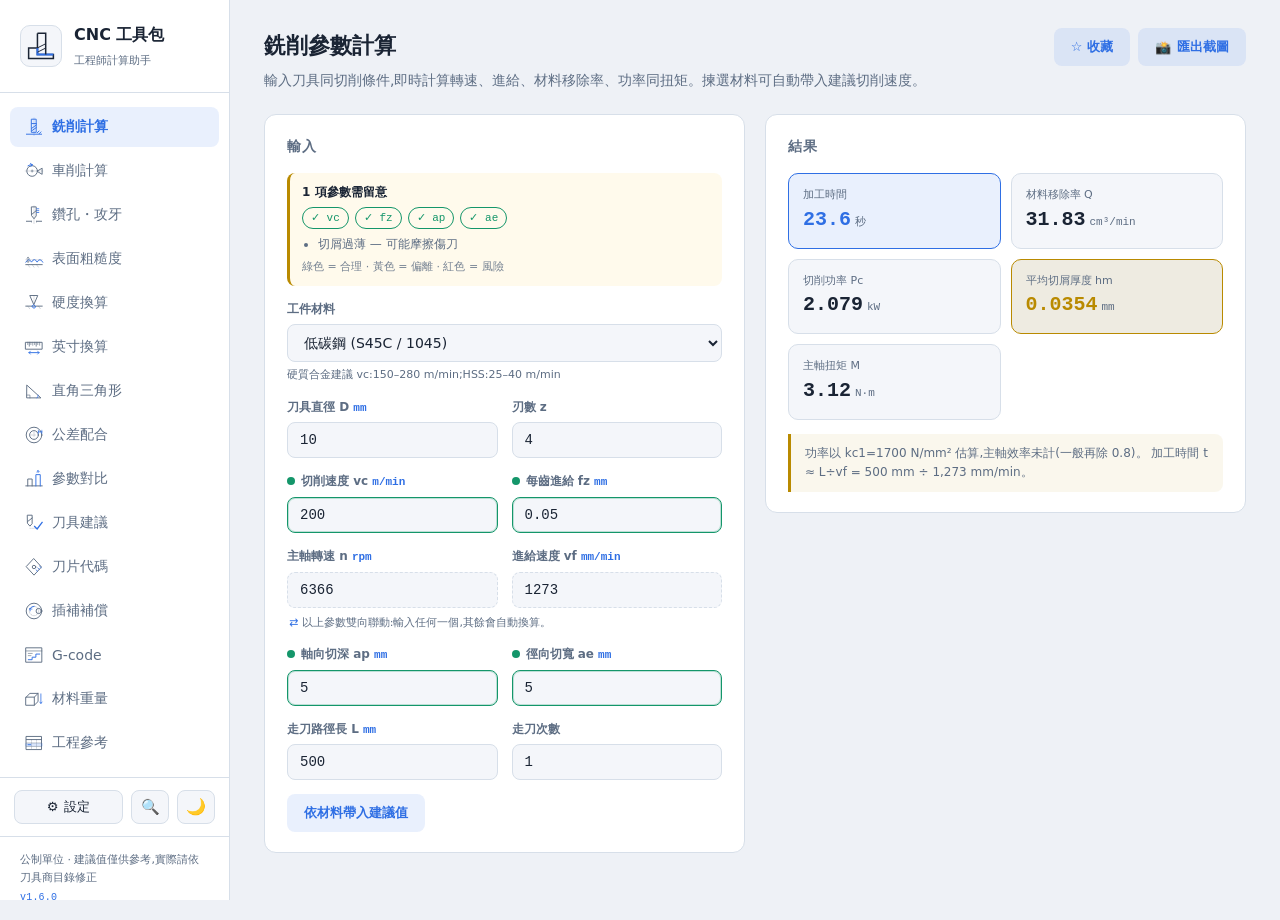
<file: index.html>
<!DOCTYPE html>
<html lang="zh-Hant">
<head>
  <meta charset="UTF-8" />
  <meta name="viewport" content="width=device-width, initial-scale=1.0, viewport-fit=cover" />
  <title>CNC 工程師工具包</title>
  <link rel="manifest" href="manifest.webmanifest" />
  <meta name="theme-color" content="#0d1117" id="theme-color-meta" />
  <link rel="apple-touch-icon" href="apple-touch-icon.png" />
  <link rel="icon" type="image/png" sizes="192x192" href="icon-192.png" />
  <link rel="icon" type="image/png" sizes="512x512" href="icon-512.png" />
  <meta name="apple-mobile-web-app-capable" content="yes" />
  <meta name="apple-mobile-web-app-status-bar-style" content="black-translucent" />
  <meta name="apple-mobile-web-app-title" content="CNC 工具包" />
  <meta name="mobile-web-app-capable" content="yes" />
  <script>
    // 喺 CSS 載入前先套用主題,避免閃爍
    (function () {
      var saved = null;
      try { saved = localStorage.getItem("cnc-theme"); } catch (e) {}
      var theme = saved || (window.matchMedia && matchMedia("(prefers-color-scheme: light)").matches ? "light" : "dark");
      document.documentElement.dataset.theme = theme;
    })();
  </script>
  <link rel="stylesheet" href="css/style.css" />
</head>
<body>
<svg xmlns="http://www.w3.org/2000/svg" width="0" height="0" style="position:absolute" aria-hidden="true"><defs>

<symbol id="ic-milling" viewBox="0 0 32 32" fill="none" stroke="currentColor" stroke-width="1.5" stroke-linecap="square" stroke-linejoin="miter">
<path d="M16 1.5 V30" stroke-width="0.75" stroke-dasharray="3 2" opacity="0.5"></path>
<path d="M12.5 3.5 h7 v21 h-7 z"></path>
<path d="M12.5 10.5 h7"></path>
<path d="M12.5 22 L19.5 17 M12.5 18 L19.5 13"></path>
<path d="M4 27.5 H28" stroke="var(--accent)"></path>
<path d="M21.5 25 l2.5 -2.5 M24.5 26.5 l2.5 -2.5" stroke="var(--accent)"></path>
</symbol>

<symbol id="ic-turning" viewBox="0 0 32 32" fill="none" stroke="currentColor" stroke-width="1.5" stroke-linecap="square" stroke-linejoin="miter">
<path d="M2 16 H30" stroke-width="0.75" stroke-dasharray="3 2" opacity="0.5"></path>
<circle cx="13" cy="16" r="8.5"></circle>
<path d="M11.5 16 h3" stroke-width="1"></path>
<path d="M13 14.5 v3" stroke-width="1"></path>
<path d="M21.5 16 L29 11.5 V20.5 Z"></path>
<path d="M6.5 7.5 A 9 9 0 0 1 13 6" stroke="var(--accent)"></path>
<path d="M13 6 l-2.5 -2 M13 6 l-2 2.6" stroke="var(--accent)"></path>
</symbol>

<symbol id="ic-drilling" viewBox="0 0 32 32" fill="none" stroke="currentColor" stroke-width="1.5" stroke-linecap="square" stroke-linejoin="miter">
<path d="M16 1.5 V30" stroke-width="0.75" stroke-dasharray="3 2" opacity="0.5"></path>
<path d="M12.5 3 h7 v14.5 l-3.5 4.5 l-3.5 -4.5 z"></path>
<path d="M12.5 15 L19.5 9"></path>
<path d="M20.5 6 h3 M20.5 9 h3 M20.5 12 h3" stroke="var(--accent)" stroke-width="1.25"></path>
<path d="M4 26 H12 M20 26 H28"></path>
<path d="M12 26 v4 M20 26 v4" stroke-width="0.75" stroke-dasharray="2 2" opacity="0.6"></path>
</symbol>

<symbol id="ic-finish" viewBox="0 0 32 32" fill="none" stroke="currentColor" stroke-width="1.5" stroke-linecap="square" stroke-linejoin="miter">
<path d="M3 21 q 4.5 -8 9 0 q 4.5 -8 9 0 q 4.5 -8 9 0" stroke="var(--accent)"></path>
<path d="M3 17 H29" stroke-width="0.75" stroke-dasharray="3 2" opacity="0.5"></path>
<path d="M3 25 H29"></path>
<path d="M6 25 l3 4 M13 25 l3 4 M20 25 l3 4" stroke-width="0.75" opacity="0.6"></path>
<path d="M6.5 13.5 V21 M4.6 15 l1.9 -1.9 l1.9 1.9 M4.6 19.5 l1.9 1.9 l1.9 -1.9" stroke-width="1"></path>
</symbol>

<symbol id="ic-hardness" viewBox="0 0 32 32" fill="none" stroke="currentColor" stroke-width="1.5" stroke-linecap="square" stroke-linejoin="miter">
<path d="M10 4 H22 L16 18 Z"></path>
<path d="M16 4 V18" stroke-width="0.75" stroke-dasharray="2 2" opacity="0.5"></path>
<path d="M3 21 H29"></path>
<path d="M16 19.5 l3 2.5 l-3 2.5 l-3 -2.5 z" stroke="var(--accent)"></path>
<path d="M6 21 l3 4 M23 21 l3 4" stroke-width="0.75" opacity="0.6"></path>
</symbol>

<symbol id="ic-inch" viewBox="0 0 32 32" fill="none" stroke="currentColor" stroke-width="1.5" stroke-linecap="square" stroke-linejoin="miter">
<path d="M3 8.5 h26 v11 h-26 z"></path>
<path d="M8.5 8.5 v6 M19.5 8.5 v6" stroke-width="1.25"></path>
<path d="M6 8.5 v3.5 M11 8.5 v3.5 M14 8.5 v4.5 M17 8.5 v3.5 M22 8.5 v3.5 M25 8.5 v4.5" stroke-width="1"></path>
<path d="M8 25 H24" stroke="var(--accent)"></path>
<path d="M10 22.8 L8 25 l2 2.2 M22 22.8 L24 25 l-2 2.2" stroke="var(--accent)" stroke-width="1.25"></path>
</symbol>

<symbol id="ic-triangle" viewBox="0 0 32 32" fill="none" stroke="currentColor" stroke-width="1.5" stroke-linecap="square" stroke-linejoin="miter">
<path d="M5 27 H27 L5 7 Z"></path>
<path d="M5 22.5 h4.5 v4.5" stroke-width="1"></path>
<path d="M21 27 A 6 6 0 0 0 22.7 22.9" stroke="var(--accent)" stroke-width="1.25"></path>
</symbol>

<symbol id="ic-fits" viewBox="0 0 32 32" fill="none" stroke="currentColor" stroke-width="1.5" stroke-linecap="square" stroke-linejoin="miter">
<circle cx="16" cy="16" r="12.5"></circle>
<circle cx="16" cy="16" r="7"></circle>
<path d="M16 12 v8 M12 16 h8" stroke-width="0.75" stroke-dasharray="2 2" opacity="0.6"></path>
<path d="M23 8.5 v5 M28.5 8.5 v5" stroke="var(--accent)" stroke-width="1"></path>
<path d="M23 11 H28.5" stroke="var(--accent)"></path>
</symbol>

<symbol id="ic-compare" viewBox="0 0 32 32" fill="none" stroke="currentColor" stroke-width="1.5" stroke-linecap="square" stroke-linejoin="miter">
<path d="M3 27 H29"></path>
<path d="M6 27 v-11 h7 v11"></path>
<path d="M19 27 v-18 h7 v18" stroke="var(--accent)"></path>
<path d="M22.5 5.5 V2.5 M20.6 4.4 L22.5 2.5 l1.9 1.9" stroke="var(--accent)" stroke-width="1.25"></path>
</symbol>

<symbol id="ic-advisor" viewBox="0 0 32 32" fill="none" stroke="currentColor" stroke-width="1.5" stroke-linecap="square" stroke-linejoin="miter">
<path d="M6 3.5 h7 v13.5 l-3.5 4 l-3.5 -4 z"></path>
<path d="M6 13.5 L13 8"></path>
<path d="M9.5 24.5 H22" stroke-width="0.75" stroke-dasharray="2 2" opacity="0.5"></path>
<path d="M17 21.5 l4 4 L29 15" stroke="var(--accent)" stroke-width="2"></path>
</symbol>

<symbol id="ic-insert" viewBox="0 0 32 32" fill="none" stroke="currentColor" stroke-width="1.5" stroke-linecap="square" stroke-linejoin="miter">
<path d="M16 3 L28 16 L16 29 L4 16 Z"></path>
<circle cx="16" cy="16" r="2.75"></circle>
<path d="M19.4 20.7 l2.4 2.2 M22.2 17.7 l2.4 2.2 M25 14.6 l2.4 2.2" stroke="var(--accent)" stroke-width="1.25"></path>
</symbol>

<symbol id="ic-interp" viewBox="0 0 32 32" fill="none" stroke="currentColor" stroke-width="1.5" stroke-linecap="square" stroke-linejoin="miter">
<circle cx="16" cy="16" r="12.5"></circle>
<circle cx="16" cy="16" r="7.5" stroke-width="0.75" stroke-dasharray="3 2" opacity="0.6"></circle>
<circle cx="23.5" cy="16" r="4.2"></circle>
<path d="M16 8.5 A 7.5 7.5 0 0 0 9.4 12.5" stroke="var(--accent)"></path>
<path d="M9.4 12.5 l3.1 0.4 M9.4 12.5 l0.5 3.1" stroke="var(--accent)" stroke-width="1.25"></path>
</symbol>

<symbol id="ic-gcode" viewBox="0 0 32 32" fill="none" stroke="currentColor" stroke-width="1.5" stroke-linecap="square" stroke-linejoin="miter">
<path d="M3.5 4.5 h25 v23 h-25 z"></path>
<path d="M3.5 9.5 h25" stroke-width="1"></path>
<path d="M7 13.5 h6 M7 17 h4" stroke-width="1.25" opacity="0.75"></path>
<path d="M7 23.5 H13 V19.5 H19 V14.5 H25" stroke="var(--accent)"></path>
</symbol>

<symbol id="ic-weight" viewBox="0 0 32 32" fill="none" stroke="currentColor" stroke-width="1.5" stroke-linecap="square" stroke-linejoin="miter">
<path d="M3.5 13 h13 v13 h-13 z"></path>
<path d="M3.5 13 L9.5 7 h13 L16.5 13"></path>
<path d="M16.5 26 L22.5 20 V7"></path>
<path d="M27 8 V23" stroke="var(--accent)" stroke-width="1.25"></path>
<path d="M25.2 21 L27 23 l1.8 -2" stroke="var(--accent)" stroke-width="1.25"></path>
</symbol>

<symbol id="ic-reference" viewBox="0 0 32 32" fill="none" stroke="currentColor" stroke-width="1.5" stroke-linecap="square" stroke-linejoin="miter">
<path d="M4 5.5 h24 v21 h-24 z"></path>
<path d="M4 10.5 h24"></path>
<path d="M12 10.5 V26.5 M20 10.5 V26.5" stroke-width="0.75" stroke-dasharray="2 2" opacity="0.6"></path>
<path d="M4 16 h24 M4 21.5 h24" stroke-width="1" opacity="0.7"></path>
<path d="M4 18.75 h24" stroke="var(--accent)" stroke-width="5" opacity="0.18"></path>
<path d="M6.5 18.75 h4" stroke="var(--accent)" stroke-width="1.5"></path>
</symbol>

</defs></svg>
  <div class="nav-backdrop" id="nav-backdrop" aria-hidden="true"></div>
  <div class="layout">
    <!-- ============ 側欄導航 ============ -->
    <aside class="sidebar" id="sidebar">
      <div class="brand">
        <div class="brand-icon">
          <svg xmlns="http://www.w3.org/2000/svg" viewBox="0 0 32 32" fill="none" stroke="currentColor" stroke-linecap="butt" stroke-linejoin="miter" role="img" aria-label="CNC 工程師工具包">
            <path d="M2.8 18 H12.2 V25 H29.2 V29.2 H2.8 Z" stroke-width="1.6"></path>
            <path d="M12.2 18 V25 H29.2" stroke="var(--accent, #4f8ef7)" stroke-width="2.2"></path>
            <path d="M12.2 2.5 H21 V25" stroke-width="1.6"></path>
            <path d="M12.2 2.5 V18" stroke-width="1.6"></path>
            <path d="M12.2 22.6 L21 18.2 M12.2 18 L21 13.6" stroke-width="1"></path>
          </svg>
        </div>
        <div>
          <h1 data-i18n="brand.title">CNC 工具包</h1>
          <span data-i18n="brand.sub">工程師計算助手</span>
        </div>
      </div>
      <nav class="nav">
          <button class="nav-item active" data-tab="milling"><svg class="nav-ico" aria-hidden="true"><use href="#ic-milling"/></svg> <span data-i18n="nav.milling">銑削計算</span></button>
          <button class="nav-item" data-tab="turning"><svg class="nav-ico" aria-hidden="true"><use href="#ic-turning"/></svg> <span data-i18n="nav.turning">車削計算</span></button>
          <button class="nav-item" data-tab="drilling"><svg class="nav-ico" aria-hidden="true"><use href="#ic-drilling"/></svg> <span data-i18n="nav.drilling">鑽孔・攻牙</span></button>
          <button class="nav-item" data-tab="surface"><svg class="nav-ico" aria-hidden="true"><use href="#ic-finish"/></svg> <span data-i18n="nav.surface">表面粗糙度</span></button>
          <button class="nav-item" data-tab="hardness"><svg class="nav-ico" aria-hidden="true"><use href="#ic-hardness"/></svg> <span data-i18n="nav.hardness">硬度換算</span></button>
          <button class="nav-item" data-tab="convert"><svg class="nav-ico" aria-hidden="true"><use href="#ic-inch"/></svg> <span data-i18n="nav.convert">英寸換算</span></button>
          <button class="nav-item" data-tab="triangle"><svg class="nav-ico" aria-hidden="true"><use href="#ic-triangle"/></svg> <span data-i18n="nav.triangle">直角三角形</span></button>
          <button class="nav-item" data-tab="fits"><svg class="nav-ico" aria-hidden="true"><use href="#ic-fits"/></svg> <span data-i18n="nav.fits">公差配合</span></button>
          <button class="nav-item" data-tab="compare"><svg class="nav-ico" aria-hidden="true"><use href="#ic-compare"/></svg> <span data-i18n="nav.compare">參數對比</span></button>
          <button class="nav-item" data-tab="advisor"><svg class="nav-ico" aria-hidden="true"><use href="#ic-advisor"/></svg> <span data-i18n="nav.advisor">刀具建議</span></button>
          <button class="nav-item" data-tab="insert"><svg class="nav-ico" aria-hidden="true"><use href="#ic-insert"/></svg> <span data-i18n="nav.insert">刀片代碼</span></button>
          <button class="nav-item" data-tab="interp"><svg class="nav-ico" aria-hidden="true"><use href="#ic-interp"/></svg> <span data-i18n="nav.interp">插補補償</span></button>
          <button class="nav-item" data-tab="gcode"><svg class="nav-ico" aria-hidden="true"><use href="#ic-gcode"/></svg> <span data-i18n="nav.gcode">G-code</span></button>
          <button class="nav-item" data-tab="weight"><svg class="nav-ico" aria-hidden="true"><use href="#ic-weight"/></svg> <span data-i18n="nav.weight">材料重量</span></button>
          <button class="nav-item" data-tab="ref"><svg class="nav-ico" aria-hidden="true"><use href="#ic-reference"/></svg> <span data-i18n="nav.ref">工程參考</span></button>
      </nav>
      <div class="sidebar-controls">
        <button id="settings-open">⚙️ <span data-i18n="settings.title">設定</span></button>
        <button id="search-open" aria-label="Search">🔍</button>
        <button id="theme-toggle" aria-label="Toggle theme">🌙</button>
      </div>
      <div class="sidebar-footer">
        <span data-i18n="footer">公制單位 · 建議值僅供參考,實際請依刀具商目錄修正</span>
        <span class="app-version" id="app-version"></span>
      </div>
    </aside>

    <!-- ============ 手機頂欄 ============ -->
    <header class="mobile-header">
      <button type="button" class="mobile-menu-btn" id="nav-toggle" aria-label="Menu" aria-expanded="false">☰</button>
      <h2 class="mobile-title" id="mobile-title" data-i18n="nav.milling">銑削計算</h2>
      <div class="mobile-actions">
        <button type="button" class="mobile-icon-btn" id="mobile-search" aria-label="Search">🔍</button>
        <button type="button" class="mobile-icon-btn" id="mobile-settings" aria-label="Settings">⚙️</button>
        <button type="button" class="mobile-icon-btn" id="mobile-theme" aria-label="Toggle theme">🌙</button>
      </div>
    </header>

    <!-- ============ 主內容 ============ -->
    <main class="content">

      <!-- ======== 銑削計算 ======== -->
      <section class="tab-panel active" id="tab-milling">
        <header class="panel-header">
          <div class="panel-titles">
            <h2 data-i18n="mill.title">銑削參數計算</h2>
            <p data-i18n="mill.desc">輸入刀具同切削條件,即時計算轉速、進給、材料移除率、功率同扭矩。</p>
          </div>
          <button class="btn-secondary export-btn">📸 <span data-i18n="btn.export">匯出截圖</span></button>
        </header>
        <div class="grid-2">
          <div class="card">
            <h3 data-i18n="card.input">輸入</h3>
            <div class="param-status status-ok" id="mill-param-status" aria-live="polite"></div>
            <div class="field">
              <label data-i18n="lbl.material">工件材料</label>
              <select id="mill-material"></select>
              <span class="hint" id="mill-vc-hint"></span>
            </div>
            <div class="field-row">
              <div class="field">
                <label><span data-i18n="lbl.toolDia">刀具直徑 D</span> <em data-ukind="len">mm</em></label>
                <input type="number" id="mill-d" value="10" min="0" step="any" data-ukind="len">
              </div>
              <div class="field">
                <label><span data-i18n="lbl.flutes">刃數 z</span></label>
                <input type="number" id="mill-z" value="4" min="1" step="1">
              </div>
            </div>
            <div class="field-row">
              <div class="field">
                <label><span data-i18n="lbl.vc">切削速度 vc</span> <em data-ukind="vc">m/min</em></label>
                <input type="number" id="mill-vc" value="200" min="0" step="any" data-ukind="vc">
              </div>
              <div class="field">
                <label><span data-i18n="lbl.fz">每齒進給 fz</span> <em data-ukind="len">mm</em></label>
                <input type="number" id="mill-fz" value="0.05" min="0" step="any" data-ukind="len">
              </div>
            </div>
            <div class="field-row">
              <div class="field">
                <label><span data-i18n="r.rpm">主軸轉速 n</span> <em>rpm</em></label>
                <input type="number" id="mill-n" value="6366" min="0" step="any" class="linked">
              </div>
              <div class="field">
                <label><span data-i18n="r.vf">進給速度 vf</span> <em data-ukind="feedRate">mm/min</em></label>
                <input type="number" id="mill-vf" value="1273" min="0" step="any" data-ukind="feedRate" class="linked">
              </div>
            </div>
            <span class="hint linked-hint" data-i18n="hint.linked">以上參數雙向聯動:輸入任何一個,其餘會自動換算。</span>
            <div class="field-row">
              <div class="field">
                <label><span data-i18n="lbl.ap">軸向切深 ap</span> <em data-ukind="len">mm</em></label>
                <input type="number" id="mill-ap" value="5" min="0" step="any" data-ukind="len">
              </div>
              <div class="field">
                <label><span data-i18n="lbl.ae">徑向切寬 ae</span> <em data-ukind="len">mm</em></label>
                <input type="number" id="mill-ae" value="5" min="0" step="any" data-ukind="len">
              </div>
            </div>
            <div class="field-row">
              <div class="field">
                <label><span data-i18n="lbl.pathLen">走刀路徑長 L</span> <em data-ukind="len">mm</em></label>
                <input type="number" id="mill-pathlen" value="500" min="0" step="any" data-ukind="len">
              </div>
              <div class="field">
                <label data-i18n="lbl.passes">走刀次數</label>
                <input type="number" id="mill-passes" value="1" min="1" step="1">
              </div>
            </div>
            <button class="btn-secondary" id="mill-suggest" data-i18n="mill.suggest">依材料帶入建議值</button>
          </div>
          <div class="card">
            <h3 data-i18n="card.result">結果</h3>
            <div class="results" id="mill-results"></div>
            <div class="note" id="mill-note"></div>
          </div>
        </div>
      </section>

      <!-- ======== 車削計算 ======== -->
      <section class="tab-panel" id="tab-turning">
        <header class="panel-header">
          <div class="panel-titles">
            <h2 data-i18n="turn.title">車削參數計算</h2>
            <p data-i18n="turn.desc">計算轉速、材料移除率、切削功率,同埋由進給與刀鼻半徑估算理論表面粗糙度。</p>
          </div>
          <button class="btn-secondary export-btn">📸 <span data-i18n="btn.export">匯出截圖</span></button>
        </header>
        <div class="grid-2">
          <div class="card">
            <h3 data-i18n="card.input">輸入</h3>
            <div class="param-status status-ok" id="turn-param-status" aria-live="polite"></div>
            <div class="field">
              <label data-i18n="lbl.material">工件材料</label>
              <select id="turn-material"></select>
              <span class="hint" id="turn-vc-hint"></span>
            </div>
            <div class="field-row">
              <div class="field">
                <label><span data-i18n="lbl.workDia">工件直徑 D</span> <em data-ukind="len">mm</em></label>
                <input type="number" id="turn-d" value="50" min="0" step="any" data-ukind="len">
              </div>
              <div class="field">
                <label><span data-i18n="lbl.vc">切削速度 vc</span> <em data-ukind="vc">m/min</em></label>
                <input type="number" id="turn-vc" value="200" min="0" step="any" data-ukind="vc">
              </div>
            </div>
            <div class="field-row">
              <div class="field">
                <label><span data-i18n="lbl.feedRev">每轉進給 f</span> <em data-ukind="feedRev">mm/rev</em></label>
                <input type="number" id="turn-f" value="0.2" min="0" step="any" data-ukind="len">
              </div>
              <div class="field">
                <label><span data-i18n="lbl.doc">切深 ap</span> <em data-ukind="len">mm</em></label>
                <input type="number" id="turn-ap" value="2" min="0" step="any" data-ukind="len">
              </div>
            </div>
            <div class="field-row">
              <div class="field">
                <label><span data-i18n="r.rpm">主軸轉速 n</span> <em>rpm</em></label>
                <input type="number" id="turn-n" value="1273" min="0" step="any" class="linked">
              </div>
              <div class="field">
                <label><span data-i18n="r.vf">進給速度 vf</span> <em data-ukind="feedRate">mm/min</em></label>
                <input type="number" id="turn-vf" value="255" min="0" step="any" data-ukind="feedRate" class="linked">
              </div>
            </div>
            <span class="hint linked-hint" data-i18n="hint.linked">以上參數雙向聯動:輸入任何一個,其餘會自動換算。</span>
            <div class="field">
              <label><span data-i18n="lbl.noseR">刀鼻半徑 rε</span> <em>mm</em></label>
              <select id="turn-rnose">
                <option value="0.2">0.2</option>
                <option value="0.4">0.4</option>
                <option value="0.8" selected>0.8</option>
                <option value="1.2">1.2</option>
                <option value="1.6">1.6</option>
              </select>
            </div>
            <div class="field">
              <label><span data-i18n="lbl.cutLen">切削長度 L</span> <em data-ukind="len">mm</em></label>
              <input type="number" id="turn-cutlen" value="100" min="0" step="any" data-ukind="len">
            </div>
          </div>
          <div class="card">
            <h3 data-i18n="card.result">結果</h3>
            <div class="results" id="turn-results"></div>
            <div class="note" id="turn-note"></div>
          </div>
        </div>
      </section>

      <!-- ======== 鑽孔・攻牙 ======== -->
      <section class="tab-panel" id="tab-drilling">
        <header class="panel-header">
          <div class="panel-titles">
            <h2 data-i18n="drill.title">鑽孔・攻牙計算</h2>
            <p data-i18n="drill.desc">鑽孔轉速進給功率計算,以及公制螺紋攻牙底孔直徑速查。</p>
          </div>
          <button class="btn-secondary export-btn">📸 <span data-i18n="btn.export">匯出截圖</span></button>
        </header>
        <div class="grid-2">
          <div class="card">
            <h3 data-i18n="drill.card">鑽孔</h3>
            <div class="param-status status-ok" id="drill-param-status" aria-live="polite"></div>
            <div class="field">
              <label data-i18n="lbl.material">工件材料</label>
              <select id="drill-material"></select>
              <span class="hint" id="drill-vc-hint"></span>
            </div>
            <div class="field-row">
              <div class="field">
                <label><span data-i18n="lbl.drillDia">鑽頭直徑 D</span> <em data-ukind="len">mm</em></label>
                <input type="number" id="drill-d" value="8" min="0" step="any" data-ukind="len">
              </div>
              <div class="field">
                <label><span data-i18n="lbl.vc">切削速度 vc</span> <em data-ukind="vc">m/min</em></label>
                <input type="number" id="drill-vc" value="80" min="0" step="any" data-ukind="vc">
              </div>
            </div>
            <div class="field-row">
              <div class="field">
                <label><span data-i18n="lbl.feedRev">每轉進給 f</span> <em data-ukind="feedRev">mm/rev</em></label>
                <input type="number" id="drill-f" value="0.15" min="0" step="any" data-ukind="len">
              </div>
              <div class="field">
                <label><span data-i18n="lbl.holeDepth">孔深</span> <em data-ukind="len">mm</em></label>
                <input type="number" id="drill-depth" value="24" min="0" step="any" data-ukind="len">
              </div>
            </div>
            <div class="field-row">
              <div class="field">
                <label><span data-i18n="r.rpm">主軸轉速 n</span> <em>rpm</em></label>
                <input type="number" id="drill-n" value="3183" min="0" step="any" class="linked">
              </div>
              <div class="field">
                <label><span data-i18n="r.vf">進給速度 vf</span> <em data-ukind="feedRate">mm/min</em></label>
                <input type="number" id="drill-vf" value="477" min="0" step="any" data-ukind="feedRate" class="linked">
              </div>
            </div>
            <span class="hint linked-hint" data-i18n="hint.linked">以上參數雙向聯動:輸入任何一個,其餘會自動換算。</span>
            <div class="field-row">
              <div class="field">
                <label><span data-i18n="lbl.pointAngle">鑽尖角</span> <em>°</em></label>
                <select id="drill-point">
                  <option value="118" selected>118°</option>
                  <option value="135">135°</option>
                  <option value="140">140°</option>
                  <option value="90">90°</option>
                </select>
              </div>
              <div class="field">
                <label><span data-i18n="lbl.peck">啄鑽量 q</span> <em data-ukind="len">mm</em></label>
                <input type="number" id="drill-peck" value="0" min="0" step="any" data-ukind="len">
                <span class="hint" data-i18n="hint.peck">0 = 唔啄鑽(一次鑽到底)</span>
              </div>
            </div>
            <div class="field">
              <label><span data-i18n="lbl.rapid">快移速率</span> <em data-ukind="feedRate">mm/min</em></label>
              <input type="number" id="drill-rapid" value="10000" min="0" step="any" data-ukind="feedRate">
            </div>
            <div class="results" id="drill-results"></div>
            <div class="note" id="drill-note"></div>
          </div>
          <div class="card">
            <h3 data-i18n="tap.card">攻牙底孔</h3>
            <div class="field-row">
              <div class="field">
                <label data-i18n="tap.standard">螺紋標準</label>
                <select id="tap-standard">
                  <option value="metric" data-i18n="tap.std.metric">公制 M</option>
                  <option value="unc" data-i18n="tap.std.unc">UNC 粗牙</option>
                  <option value="unf" data-i18n="tap.std.unf">UNF 細牙</option>
                  <option value="npt" data-i18n="tap.std.npt">NPT 錐管牙</option>
                </select>
              </div>
              <div class="field">
                <label data-i18n="lbl.threadSize">螺紋規格</label>
                <select id="tap-size"></select>
              </div>
            </div>
            <div class="field">
              <label><span data-i18n="lbl.tapRpm">攻牙轉速</span> <em>rpm</em></label>
              <input type="number" id="tap-rpm" value="500" min="1" step="50">
            </div>
            <div class="results" id="tap-results"></div>
            <div class="note" id="tap-npt-note"></div>
            <h3 style="margin-top:20px" data-i18n="tap.tableTitle">底孔速查表</h3>
            <div class="table-wrap">
              <table id="tap-table">
                <thead>
                  <tr>
                    <th data-i18n="th.size">規格</th>
                    <th data-i18n="th.pitch">螺距</th>
                    <th data-i18n="th.cutTap">切削攻牙底孔</th>
                    <th data-i18n="th.formTap">擠壓攻牙底孔</th>
                  </tr>
                </thead>
                <tbody></tbody>
              </table>
            </div>
          </div>
        </div>
      </section>

      <!-- ======== 表面粗糙度 ======== -->
      <section class="tab-panel" id="tab-surface">
        <header class="panel-header">
          <div class="panel-titles">
            <h2 data-i18n="surf.title">表面粗糙度計算</h2>
            <p data-i18n="surf.desc">由進給同刀鼻半徑估算理論 Ra/Rz;或由目標 Ra 反推最大進給。</p>
          </div>
          <button class="btn-secondary export-btn">📸 <span data-i18n="btn.export">匯出截圖</span></button>
        </header>
        <div class="grid-2">
          <div class="card">
            <h3 data-i18n="surf.card">車削 / 圓鼻刀 Ra</h3>
            <div class="seg" data-group="surf-mode">
              <button class="seg-btn active" data-val="ra" data-i18n="seg.byFeed">由進給求 Ra</button>
              <button class="seg-btn" data-val="feed" data-i18n="seg.byRa">由目標 Ra 反推進給</button>
            </div>
            <div class="field-row">
              <div class="field" id="surf-f-field">
                <label><span data-i18n="lbl.feedRev">每轉進給 f</span> <em data-ukind="feedRev">mm/rev</em></label>
                <input type="number" id="surf-f" value="0.2" min="0" step="any" data-ukind="len">
              </div>
              <div class="field hidden" id="surf-ra-field">
                <label><span data-i18n="lbl.targetRa">目標 Ra</span> <em data-ukind="rough">µm</em></label>
                <input type="number" id="surf-ra-target" value="1.6" min="0" step="any" data-ukind="rough">
              </div>
              <div class="field">
                <label><span data-i18n="lbl.noseR">刀鼻半徑 rε</span> <em>mm</em></label>
                <select id="surf-rnose">
                  <option value="0.2">0.2</option>
                  <option value="0.4">0.4</option>
                  <option value="0.8" selected>0.8</option>
                  <option value="1.2">1.2</option>
                  <option value="1.6">1.6</option>
                </select>
              </div>
            </div>
            <div class="results" id="surf-results"></div>
            <div class="note" data-i18n="surf.note">理論值為幾何下限;實際 Ra 一般會高 20–50%。</div>
          </div>
          <div class="card">
            <h3 data-i18n="scallop.card">球刀殘料高度 (Scallop)</h3>
            <div class="seg" data-group="scallop-mode">
              <button class="seg-btn active" data-val="height" data-i18n="seg.byStep">由行距求殘料</button>
              <button class="seg-btn" data-val="step" data-i18n="seg.byScallop">由殘料反推行距</button>
            </div>
            <div class="field-row">
              <div class="field">
                <label><span data-i18n="lbl.ballDia">球刀直徑 D</span> <em data-ukind="len">mm</em></label>
                <input type="number" id="scallop-d" value="6" min="0" step="any" data-ukind="len">
              </div>
              <div class="field" id="scallop-step-field">
                <label><span data-i18n="lbl.stepover">行距 stepover</span> <em data-ukind="len">mm</em></label>
                <input type="number" id="scallop-step" value="0.5" min="0" step="any" data-ukind="len">
              </div>
              <div class="field hidden" id="scallop-h-field">
                <label><span data-i18n="lbl.targetScallop">目標殘料高度</span> <em data-ukind="len">mm</em></label>
                <input type="number" id="scallop-h-target" value="0.01" min="0" step="any" data-ukind="len">
              </div>
            </div>
            <div class="results" id="scallop-results"></div>
            <div class="note" data-i18n="scallop.note">殘料高度即係相鄰刀路之間留低嘅波峰高度。</div>
          </div>
          <div class="card">
            <h3 data-i18n="deff.card">球頭有效直徑</h3>
            <div class="field-row">
              <div class="field">
                <label><span data-i18n="lbl.ballDia">球刀直徑 D</span> <em data-ukind="len">mm</em></label>
                <input type="number" id="deff-d" value="10" min="0" step="any" data-ukind="len">
              </div>
              <div class="field">
                <label><span data-i18n="lbl.deffAp">軸向切深 ap（由刀尖計）</span> <em data-ukind="len">mm</em></label>
                <input type="number" id="deff-ap" value="0.5" min="0" step="any" data-ukind="len">
              </div>
            </div>
            <div class="field">
              <label><span data-i18n="lbl.deffVc">目標切削速度 vc</span> <em data-ukind="vc">m/min</em></label>
              <input type="number" id="deff-vc" value="200" min="0" step="any" data-ukind="vc">
            </div>
            <div class="results" id="deff-results"></div>
            <div class="note" id="deff-note"></div>
          </div>
        </div>
      </section>

      <!-- ======== 硬度換算 ======== -->
      <section class="tab-panel" id="tab-hardness">
        <header class="panel-header">
          <div class="panel-titles">
            <h2 data-i18n="hard.title">材料硬度換算</h2>
            <p data-i18n="hard.desc">HRC・HV・HB・HRB 互換,並估算抗拉強度。</p>
          </div>
          <button class="btn-secondary export-btn">📸 <span data-i18n="btn.export">匯出截圖</span></button>
        </header>
        <div class="grid-2">
          <div class="card">
            <h3 data-i18n="card.input">輸入</h3>
            <div class="field-row">
              <div class="field">
                <label data-i18n="lbl.scale">硬度標尺</label>
                <select id="hard-type">
                  <option value="hrc" data-i18n="scale.hrc">HRC(洛氏 C)</option>
                  <option value="hv" data-i18n="scale.hv">HV(維氏)</option>
                  <option value="hb" data-i18n="scale.hb">HB(布氏)</option>
                  <option value="hrb" data-i18n="scale.hrb">HRB(洛氏 B)</option>
                </select>
              </div>
              <div class="field">
                <label data-i18n="lbl.value">數值</label>
                <input type="number" id="hard-value" value="45" step="1">
              </div>
            </div>
            <div class="results" id="hard-results"></div>
            <div class="note" data-i18n="hard.note">換算表適用於非奧氏體鋼。</div>
          </div>
          <div class="card">
            <h3 data-i18n="hard.extTitle">完整硬度對照表</h3>
            <div class="table-wrap tall">
              <table id="hard-table">
                <thead>
                  <tr>
                    <th>HRC</th><th>HV</th><th>HB</th>
                    <th data-i18n="hard.th.hra">HRA</th>
                    <th data-i18n="hard.th.hrb">HRB</th>
                    <th data-i18n="hard.th.hs">HS</th>
                    <th id="hard-uts-th">抗拉 MPa</th>
                  </tr>
                </thead>
                <tbody></tbody>
              </table>
            </div>
          </div>
        </div>
      </section>

      <!-- ======== 英寸換算 ======== -->
      <section class="tab-panel" id="tab-convert">
        <header class="panel-header">
          <div class="panel-titles">
            <h2 data-i18n="conv.title">英寸 ⇄ 公制換算</h2>
            <p data-i18n="conv.desc">分數或小數英寸同毫米互換,支援 1 3/8、5/16、0.375 呢啲格式。</p>
          </div>
          <button class="btn-secondary export-btn">📸 <span data-i18n="btn.export">匯出截圖</span></button>
        </header>
        <div class="grid-2">
          <div class="card">
            <h3 data-i18n="conv.card">換算</h3>
            <div class="field">
              <label><span data-i18n="lbl.inch">英寸(分數或小數)</span> <em>in</em></label>
              <input type="text" id="conv-inch" value="1 3/8" autocomplete="off" spellcheck="false">
              <span class="hint" data-i18n="conv.hint">支援格式:1 3/8、1-3/8、5/16、0.375、25/64(可加 ″ 或 in)</span>
            </div>
            <div class="field-row">
              <div class="field">
                <label><span data-i18n="lbl.mm">毫米</span> <em>mm</em></label>
                <input type="number" id="conv-mm" value="34.925" min="0" step="any">
              </div>
              <div class="field">
                <label data-i18n="lbl.fracPrec">分數精度</label>
                <select id="conv-prec">
                  <option value="8">1/8</option>
                  <option value="16">1/16</option>
                  <option value="32">1/32</option>
                  <option value="64" selected>1/64</option>
                </select>
              </div>
            </div>
            <span class="hint linked-hint" data-i18n="hint.linked">以上參數雙向聯動:輸入任何一個,其餘會自動換算。</span>
            <div class="results" id="conv-results"></div>
          </div>
          <div class="card">
            <h3 data-i18n="conv.tableTitle">分數英寸對照表(至 1″)</h3>
            <div class="table-wrap tall">
              <table id="frac-table">
                <thead>
                  <tr>
                    <th data-i18n="th.frac">分數</th>
                    <th data-i18n="r.inchDec">小數英寸</th>
                    <th data-i18n="r.mmv">毫米</th>
                  </tr>
                </thead>
                <tbody></tbody>
              </table>
            </div>
          </div>
        </div>
      </section>

      <!-- ======== 直角三角形 ======== -->
      <section class="tab-panel" id="tab-triangle">
        <header class="panel-header">
          <div class="panel-titles">
            <h2 data-i18n="tri.title">直角三角形計算</h2>
            <p data-i18n="tri.desc">輸入任何兩個已知值(至少一條邊),自動求出其餘邊長、角度、面積同周長。</p>
          </div>
          <button class="btn-secondary export-btn">📸 <span data-i18n="btn.export">匯出截圖</span></button>
        </header>
        <div class="grid-2">
          <div class="card">
            <h3 data-i18n="tri.card">已知值(輸入任意兩個)</h3>
            <div class="tri-stage">
              <svg viewBox="0 0 500 340" preserveAspectRatio="xMidYMid meet" aria-hidden="true">
                <polygon points="30,290 400,290 400,50" class="tri-shape"/>
                <polyline points="378,290 378,268 400,268" class="tri-right"/>
                <path d="M 78 290 A 48 48 0 0 0 71 265" class="tri-arc"/>
                <path d="M 400 98 A 48 48 0 0 0 372 122" class="tri-arc"/>
              </svg>
              <div class="tri-field" style="left:38%; top:34%">
                <label>c</label>
                <input type="number" id="tri-c" min="0" step="any">
                <button class="tri-q" data-key="c">?</button>
              </div>
              <div class="tri-field" style="left:84%; top:50%">
                <label>a</label>
                <input type="number" id="tri-a" value="30" min="0" step="any">
                <button class="tri-q" data-key="a">?</button>
              </div>
              <div class="tri-field" style="left:43%; top:93%">
                <label>b</label>
                <input type="number" id="tri-b" value="40" min="0" step="any">
                <button class="tri-q" data-key="b">?</button>
              </div>
              <div class="tri-field" style="left:27%; top:79%">
                <label class="tri-ang">A°</label>
                <input type="number" id="tri-A" min="0" max="90" step="any">
                <button class="tri-q" data-key="A">?</button>
              </div>
              <div class="tri-field" style="left:60%; top:12%">
                <label class="tri-ang">B°</label>
                <input type="number" id="tri-B" min="0" max="90" step="any">
                <button class="tri-q" data-key="B">?</button>
              </div>
            </div>
            <span class="hint" data-i18n="tri.hint">輸入任何兩個已知值(至少一條邊),撳「?」將該欄位設為自動計算。</span>
            <div class="note" id="tri-note"></div>
          </div>
          <div class="card">
            <h3 data-i18n="card.result">結果</h3>
            <div class="results" id="tri-results"></div>
          </div>
        </div>
      </section>

      <!-- ======== 公差配合 ======== -->
      <section class="tab-panel" id="tab-fits">
        <header class="panel-header">
          <div class="panel-titles">
            <h2 data-i18n="fit.title">極限偏差查詢(ISO 286)</h2>
            <p data-i18n="fit.desc">輸入稱呼尺寸並揀公差帶(H6、H7、g6 等),查上下極限偏差同極限尺寸。</p>
          </div>
          <button class="btn-secondary export-btn">📸 <span data-i18n="btn.export">匯出截圖</span></button>
        </header>
        <div class="grid-2">
          <div class="card">
            <h3 data-i18n="fit.card">查詢</h3>
            <div class="field-row">
              <div class="field">
                <label><span data-i18n="lbl.nominal">稱呼尺寸</span> <em>mm</em></label>
                <input type="number" id="fit-d" value="25" min="0" max="500" step="any">
              </div>
              <div class="field">
                <label data-i18n="lbl.fitClass">公差帶</label>
                <select id="fit-class"></select>
              </div>
            </div>
            <div class="results" id="fit-results"></div>
            <div class="note" data-i18n="fit.note">依 ISO 286-2;H 孔下偏差 EI=0。</div>
          </div>
          <div class="card">
            <h3 data-i18n="fit.tableTitle">H6–H9 極限偏差對照表(孔,EI=0)</h3>
            <div class="table-wrap tall">
              <table id="fit-table">
                <thead>
                  <tr>
                    <th data-i18n="th.range">尺寸範圍 mm</th>
                    <th>H6</th><th>H7</th><th>H8</th><th>H9</th>
                  </tr>
                </thead>
                <tbody></tbody>
              </table>
            </div>
            <h3 style="margin-top:18px" data-i18n="fit.itTitle">標準公差 IT 值 (JIS B 0401)</h3>
            <div class="table-wrap tall">
              <table id="fit-it-table">
                <thead id="fit-it-head"></thead>
                <tbody></tbody>
              </table>
            </div>
          </div>
        </div>
      </section>

      <!-- ======== 參數對比 ======== -->
      <section class="tab-panel" id="tab-compare">
        <header class="panel-header">
          <div class="panel-titles">
            <h2 data-i18n="cmp.title">銑削參數對比</h2>
            <p data-i18n="cmp.desc">並排對比兩組切削參數嘅效率、功率同預估刀具壽命變化。</p>
          </div>
          <button class="btn-secondary export-btn">📸 <span data-i18n="btn.export">匯出截圖</span></button>
        </header>
        <div class="grid-2">
          <div class="card scheme-a">
            <h3 data-i18n="cmp.schemeA">方案 A</h3>
            <div class="compare-inputs" data-scheme="a"></div>
          </div>
          <div class="card scheme-b">
            <h3 data-i18n="cmp.schemeB">方案 B</h3>
            <div class="compare-inputs" data-scheme="b"></div>
          </div>
        </div>
        <div class="card" style="margin-top:20px">
          <h3 data-i18n="cmp.resultTitle">對比結果</h3>
          <div class="field" style="max-width:360px">
            <label data-i18n="lbl.toolMat">刀具材質(影響 Taylor 壽命指數)</label>
            <select id="cmp-toolmat">
              <option value="0.25" selected data-i18n="toolmat.carbide">硬質合金 (n≈0.25)</option>
              <option value="0.125" data-i18n="toolmat.hss">高速鋼 HSS (n≈0.125)</option>
              <option value="0.4" data-i18n="toolmat.ceramic">陶瓷 (n≈0.4)</option>
            </select>
          </div>
          <div class="table-wrap">
            <table id="cmp-table">
              <thead>
                <tr>
                  <th data-i18n="th.item">項目</th>
                  <th data-i18n="cmp.schemeA">方案 A</th>
                  <th data-i18n="cmp.schemeB">方案 B</th>
                  <th data-i18n="th.delta">差異 (B vs A)</th>
                </tr>
              </thead>
              <tbody></tbody>
            </table>
          </div>
          <div class="note" data-i18n="cmp.note">刀具壽命比以 Taylor 公式 vc·Tⁿ=C 估算。</div>
        </div>
        <div class="card" style="margin-top:20px">
          <h3 data-i18n="cmp.roiTitle">💰 成本效益 (ROI)</h3>
          <div class="roi-inputs">
            <div class="field">
              <label><span data-i18n="roi.vol">每件去除體積</span> <em>cm³</em></label>
              <input type="number" id="roi-vol" value="50" min="0" step="any">
            </div>
            <div class="field">
              <label><span data-i18n="roi.rate">機台費率</span> <em>/hr</em></label>
              <input type="number" id="roi-rate" value="500" min="0" step="any">
            </div>
            <div class="field">
              <label><span data-i18n="roi.life">方案A刀具壽命</span> <em>min</em></label>
              <input type="number" id="roi-life" value="30" min="0" step="any">
            </div>
            <div class="field">
              <label><span data-i18n="roi.toolcost">每刃刀具成本</span></label>
              <input type="number" id="roi-toolcost" value="40" min="0" step="any">
            </div>
            <div class="field">
              <label><span data-i18n="roi.qty">批量</span> <em data-i18n="roi.pcs">件</em></label>
              <input type="number" id="roi-qty" value="100" min="0" step="1">
            </div>
          </div>
          <div class="table-wrap">
            <table id="roi-table">
              <thead>
                <tr>
                  <th data-i18n="th.item">項目</th>
                  <th data-i18n="cmp.schemeA">方案 A</th>
                  <th data-i18n="cmp.schemeB">方案 B</th>
                  <th data-i18n="th.delta">差異 (B vs A)</th>
                </tr>
              </thead>
              <tbody></tbody>
            </table>
          </div>
          <div id="roi-cta" class="roi-cta"></div>
          <div class="note" data-i18n="roi.note">成本 = 機台工時 + 刀具消耗(依 Taylor 壽命)。數值僅供決策參考,實際依你嘅工時費同刀具單價。</div>
        </div>
      </section>

      <!-- ======== 刀具建議 ======== -->
      <section class="tab-panel" id="tab-advisor">
        <header class="panel-header">
          <div class="panel-titles">
            <h2 data-i18n="adv.title">刀具參數建議</h2>
            <p data-i18n="adv.desc">揀工件材料同加工類型,提供刀具材質、塗層、幾何、冷卻方式建議。</p>
          </div>
          <button class="btn-secondary export-btn">📸 <span data-i18n="btn.export">匯出截圖</span></button>
        </header>
        <div class="grid-2">
          <div class="card">
            <h3 data-i18n="card.cond">條件</h3>
            <div class="field">
              <label data-i18n="lbl.material">工件材料</label>
              <select id="adv-material"></select>
            </div>
            <div class="field-row">
              <div class="field">
                <label data-i18n="lbl.opType">加工類型</label>
                <select id="adv-op">
                  <option value="milling" data-i18n="op.milling">銑削</option>
                  <option value="turning" data-i18n="op.turning">車削</option>
                  <option value="drilling" data-i18n="op.drilling">鑽孔</option>
                </select>
              </div>
              <div class="field">
                <label><span data-i18n="lbl.toolDia">刀具直徑 D</span> <em data-ukind="len">mm</em></label>
                <input type="number" id="adv-d" value="10" min="0" step="any" data-ukind="len">
              </div>
            </div>
            <div class="results" id="adv-params"></div>
          </div>
          <div class="card">
            <h3 data-i18n="card.advice">建議</h3>
            <div id="adv-advice" class="advice"></div>
            <div id="adv-shop" class="shop-cards"></div>
          </div>
        </div>
      </section>

      <!-- ======== 刀片 ISO 代碼解讀 ======== -->
      <section class="tab-panel" id="tab-insert">
        <header class="panel-header">
          <div class="panel-titles">
            <h2 data-i18n="ins.title">刀片 ISO 代碼解讀</h2>
            <p data-i18n="ins.desc">輸入可轉位刀片 ISO 1832 代碼(例:CNMG120408),解讀形狀、後角、公差、型式、尺寸、刀尖半徑,並附切深同進給建議。</p>
          </div>
          <button class="btn-secondary export-btn">📸 <span data-i18n="btn.export">匯出截圖</span></button>
        </header>
        <div class="grid-2">
          <div class="card">
            <h3 data-i18n="ins.card">刀片代碼</h3>
            <div class="field">
              <label><span data-i18n="lbl.insertCode">刀片代碼</span></label>
              <input type="text" id="insert-code" value="CNMG120408" autocomplete="off" spellcheck="false" style="text-transform:uppercase; letter-spacing:1px">
              <span class="hint" data-i18n="ins.hint">支援格式:CNMG120408、DCMT11T304、RCMX2006(可含空格或連字號)。撳下面範例快速填入。</span>
            </div>
            <div class="field">
              <label data-i18n="ins.examples">常見範例</label>
              <div class="chip-row" id="insert-examples"></div>
            </div>
            <div class="results" id="insert-results"></div>
            <div class="note" id="insert-note"></div>
            <div id="insert-shop" class="shop-cards"></div>
          </div>
          <div class="card">
            <h3 data-i18n="ins.legendCard">代碼位置說明</h3>
            <div class="table-wrap tall">
              <table id="insert-table">
                <thead>
                  <tr>
                    <th data-i18n="th.pos">位置</th>
                    <th data-i18n="th.code">代碼</th>
                    <th data-i18n="th.meaning">意義</th>
                  </tr>
                </thead>
                <tbody></tbody>
              </table>
            </div>
          </div>
        </div>
      </section>

      <!-- ======== 圓弧/螺旋插補進給補償 ======== -->
      <section class="tab-panel" id="tab-interp">
        <header class="panel-header">
          <div class="panel-titles">
            <h2 data-i18n="ip.title">圓弧/螺旋插補進給補償</h2>
            <p data-i18n="ip.desc">插補鏜孔或走圓弧時,刀具中心圓 ≠ 刀刃接觸圓,程式進給要換算先至維持正確每齒進給。內圓要降、外圓要加。</p>
          </div>
          <button class="btn-secondary export-btn">📸 <span data-i18n="btn.export">匯出截圖</span></button>
        </header>
        <div class="grid-2">
          <div class="card">
            <h3 data-i18n="card.input">輸入</h3>
            <div class="seg" data-group="ip-mode">
              <button class="seg-btn active" data-val="internal" data-i18n="ip.internal">內圓(鏜孔/內輪廓)</button>
              <button class="seg-btn" data-val="external" data-i18n="ip.external">外圓(外輪廓/凸台)</button>
            </div>
            <div class="field-row">
              <div class="field">
                <label><span data-i18n="lbl.toolDia">刀具直徑 D</span> <em data-ukind="len">mm</em></label>
                <input type="number" id="ip-dtool" value="10" min="0" step="any" data-ukind="len">
              </div>
              <div class="field">
                <label><span data-i18n="ip.circleDia">目標圓直徑</span> <em data-ukind="len">mm</em></label>
                <input type="number" id="ip-dcircle" value="30" min="0" step="any" data-ukind="len">
                <span class="hint" id="ip-circle-hint"></span>
              </div>
            </div>
            <div class="field-row">
              <div class="field">
                <label><span data-i18n="r.rpm">主軸轉速 n</span> <em>rpm</em></label>
                <input type="number" id="ip-n" value="3000" min="0" step="any">
              </div>
              <div class="field">
                <label><span data-i18n="lbl.flutes">刃數 z</span></label>
                <input type="number" id="ip-z" value="4" min="1" step="1">
              </div>
            </div>
            <div class="field-row">
              <div class="field">
                <label><span data-i18n="lbl.fz">每齒進給 fz</span> <em data-ukind="len">mm</em></label>
                <input type="number" id="ip-fz" value="0.05" min="0" step="any" data-ukind="len">
              </div>
              <div class="field">
                <label><span data-i18n="ip.helixPitch">螺旋導程(每圈)</span> <em data-ukind="len">mm</em></label>
                <input type="number" id="ip-pitch" value="0" min="0" step="any" data-ukind="len">
                <span class="hint" data-i18n="ip.helixHint">0 = 純圓弧插補;>0 = 螺旋插補(算斜升角)</span>
              </div>
            </div>
          </div>
          <div class="card">
            <h3 data-i18n="card.result">結果</h3>
            <div class="results" id="ip-results"></div>
            <div class="note" id="ip-note"></div>
          </div>
        </div>
      </section>

      <!-- ======== G-code 產生器 ======== -->
      <section class="tab-panel" id="tab-gcode">
        <header class="panel-header">
          <div class="panel-titles">
            <h2 data-i18n="gc.title">G-code 產生器</h2>
            <p data-i18n="gc.desc">揀範式、填參數,即時產生可複製嘅 G-code:鑽孔陣列、螺旋鏜孔、面銑走刀。</p>
          </div>
          <button class="btn-secondary export-btn">📸 <span data-i18n="btn.export">匯出截圖</span></button>
        </header>
        <div class="grid-2">
          <div class="card">
            <h3 data-i18n="gc.card">參數</h3>
            <div class="seg" data-group="gc-mode">
              <button class="seg-btn active" data-val="bolt" data-i18n="gc.mode.bolt">鑽孔陣列</button>
              <button class="seg-btn" data-val="rect" data-i18n="gc.mode.rect">矩形孔陣</button>
              <button class="seg-btn" data-val="helix" data-i18n="gc.mode.helix">螺旋鏜孔</button>
              <button class="seg-btn" data-val="face" data-i18n="gc.mode.face">面銑</button>
            </div>
            <div id="gcode-params">
              <div class="field-row">
                <div class="field"><label><span data-i18n="gc.rpm">主軸轉速 S</span> <em>rpm</em></label><input type="number" id="gc-rpm" value="3000" step="any"></div>
                <div class="field"><label><span data-i18n="gc.feed">進給 F</span> <em class="gc-ufeed">mm/min</em></label><input type="number" id="gc-feed" value="300" step="any"></div>
              </div>
              <div class="field-row">
                <div class="field"><label><span data-i18n="gc.rPlane">R 平面</span> <em class="gc-ulen">mm</em></label><input type="number" id="gc-rplane" value="2" step="any"></div>
                <div class="field"><label><span data-i18n="gc.safeZ">安全高度 Z</span> <em class="gc-ulen">mm</em></label><input type="number" id="gc-safez" value="25" step="any"></div>
              </div>

              <div class="gcode-group" data-mode="bolt">
                <div class="field-row">
                  <div class="field"><label><span data-i18n="gc.cx">中心 X</span> <em class="gc-ulen">mm</em></label><input type="number" id="gc-cx" value="0" step="any"></div>
                  <div class="field"><label><span data-i18n="gc.cy">中心 Y</span> <em class="gc-ulen">mm</em></label><input type="number" id="gc-cy" value="0" step="any"></div>
                </div>
                <div class="field-row">
                  <div class="field"><label><span data-i18n="gc.bcd">節圓直徑</span> <em class="gc-ulen">mm</em></label><input type="number" id="gc-bcd" value="80" step="any"></div>
                  <div class="field"><label><span data-i18n="gc.holes">孔數</span></label><input type="number" id="gc-holes" value="6" min="1" step="1"></div>
                </div>
                <div class="field"><label><span data-i18n="gc.startAng">起始角度</span> <em>°</em></label><input type="number" id="gc-startang" value="0" step="any"></div>
              </div>

              <div class="gcode-group hidden" data-mode="rect">
                <div class="field-row">
                  <div class="field"><label><span data-i18n="gc.firstX">首孔 X</span> <em class="gc-ulen">mm</em></label><input type="number" id="gc-rx0" value="0" step="any"></div>
                  <div class="field"><label><span data-i18n="gc.firstY">首孔 Y</span> <em class="gc-ulen">mm</em></label><input type="number" id="gc-ry0" value="0" step="any"></div>
                </div>
                <div class="field-row">
                  <div class="field"><label data-i18n="gc.cols">X 方向孔數</label><input type="number" id="gc-nx" value="4" min="1" step="1"></div>
                  <div class="field"><label data-i18n="gc.rows">Y 方向孔數</label><input type="number" id="gc-ny" value="3" min="1" step="1"></div>
                </div>
                <div class="field-row">
                  <div class="field"><label><span data-i18n="gc.dx">X 孔距</span> <em class="gc-ulen">mm</em></label><input type="number" id="gc-dx" value="20" step="any"></div>
                  <div class="field"><label><span data-i18n="gc.dy">Y 孔距</span> <em class="gc-ulen">mm</em></label><input type="number" id="gc-dy" value="15" step="any"></div>
                </div>
              </div>

              <div id="gc-cycle-group">
                <div class="field-row">
                  <div class="field">
                    <label data-i18n="gc.cycle">鑽孔循環</label>
                    <select id="gc-cycle">
                      <option value="G81" data-i18n="gc.cyc.g81">G81 鑽孔</option>
                      <option value="G83" data-i18n="gc.cyc.g83">G83 啄鑽(全退)</option>
                      <option value="G73" data-i18n="gc.cyc.g73">G73 斷屑(高速啄鑽)</option>
                      <option value="G84" data-i18n="gc.cyc.g84">G84 攻牙(右旋)</option>
                    </select>
                  </div>
                  <div class="field"><label><span data-i18n="gc.depth">深度</span> <em class="gc-ulen">mm</em></label><input type="number" id="gc-depth-b" value="10" step="any"></div>
                </div>
                <div class="field gc-peck-field"><label><span data-i18n="gc.peck">啄鑽量 Q</span> <em class="gc-ulen">mm</em></label><input type="number" id="gc-peck" value="2" min="0" step="any"></div>
                <div class="field-row gc-tap-field">
                  <div class="field"><label><span data-i18n="gc.tapPitch">螺距 P</span> <em class="gc-ulen">mm</em></label><input type="number" id="gc-tappitch" value="1.25" min="0" step="any"></div>
                  <div class="field">
                    <label data-i18n="gc.ctrl">控制器</label>
                    <select id="gc-ctrl">
                      <option value="fanuc" data-i18n="gc.ctrl.fanuc">Fanuc(M29 剛性攻牙)</option>
                      <option value="generic" data-i18n="gc.ctrl.generic">Haas / 其他(不加 M29)</option>
                    </select>
                  </div>
                </div>
                <span class="hint" id="gc-tap-hint"></span>
              </div>

              <div class="gcode-group hidden" data-mode="helix">
                <div class="field-row">
                  <div class="field"><label><span data-i18n="gc.cx">中心 X</span> <em class="gc-ulen">mm</em></label><input type="number" id="gc-hcx" value="0" step="any"></div>
                  <div class="field"><label><span data-i18n="gc.cy">中心 Y</span> <em class="gc-ulen">mm</em></label><input type="number" id="gc-hcy" value="0" step="any"></div>
                </div>
                <div class="field-row">
                  <div class="field"><label><span data-i18n="gc.bore">孔徑</span> <em class="gc-ulen">mm</em></label><input type="number" id="gc-bore" value="30" step="any"></div>
                  <div class="field"><label><span data-i18n="gc.tool">刀徑</span> <em class="gc-ulen">mm</em></label><input type="number" id="gc-htool" value="12" step="any"></div>
                </div>
                <div class="field-row">
                  <div class="field"><label><span data-i18n="gc.depth">深度</span> <em class="gc-ulen">mm</em></label><input type="number" id="gc-depth-h" value="15" step="any"></div>
                  <div class="field"><label><span data-i18n="gc.pitch">螺旋導程</span> <em class="gc-ulen">mm</em></label><input type="number" id="gc-pitch" value="1" min="0.01" step="any"></div>
                </div>
              </div>

              <div class="gcode-group hidden" data-mode="face">
                <div class="field-row">
                  <div class="field"><label><span data-i18n="gc.x0">起點 X</span> <em class="gc-ulen">mm</em></label><input type="number" id="gc-x0" value="0" step="any"></div>
                  <div class="field"><label><span data-i18n="gc.y0">起點 Y</span> <em class="gc-ulen">mm</em></label><input type="number" id="gc-y0" value="0" step="any"></div>
                </div>
                <div class="field-row">
                  <div class="field"><label><span data-i18n="gc.width">寬度 W</span> <em class="gc-ulen">mm</em></label><input type="number" id="gc-width" value="100" step="any"></div>
                  <div class="field"><label><span data-i18n="gc.length">長度 L</span> <em class="gc-ulen">mm</em></label><input type="number" id="gc-length" value="60" step="any"></div>
                </div>
                <div class="field-row">
                  <div class="field"><label><span data-i18n="gc.tool">刀徑</span> <em class="gc-ulen">mm</em></label><input type="number" id="gc-ftool" value="50" step="any"></div>
                  <div class="field"><label><span data-i18n="gc.stepover">行距 ae</span> <em class="gc-ulen">mm</em></label><input type="number" id="gc-stepover" value="35" step="any"></div>
                </div>
                <div class="field"><label><span data-i18n="gc.depth">深度</span> <em class="gc-ulen">mm</em></label><input type="number" id="gc-depth-f" value="1" step="any"></div>
              </div>
            </div>
          </div>
          <div class="card">
            <div class="gcode-out-head">
              <h3 data-i18n="gc.outCard">G-code 輸出</h3>
              <button class="btn-secondary hidden" id="gcode-save" data-i18n="gc.saveFile">儲存</button>
              <button class="btn-secondary" id="gcode-copy" data-i18n="gc.copy">複製</button>
            </div>
            <textarea id="gcode-out" class="gcode-out" readonly spellcheck="false"></textarea>
            <div class="note" data-i18n="gc.note">產生嘅係通用 G-code,請依你機床控制器方言核對,並先空跑驗證。G2/G3 方向依順逆銑同主軸而定。</div>
          </div>
        </div>
      </section>

      <!-- ======== 材料重量 / 成本 ======== -->
      <section class="tab-panel" id="tab-weight">
        <header class="panel-header">
          <div class="panel-titles">
            <h2 data-i18n="wt.title">材料重量 / 成本</h2>
            <p data-i18n="wt.desc">由胚料形狀尺寸同材料密度計算重量,並依每公斤單價估算材料成本(報價用)。</p>
          </div>
          <button class="btn-secondary export-btn">📸 <span data-i18n="btn.export">匯出截圖</span></button>
        </header>
        <div class="grid-2">
          <div class="card">
            <h3 data-i18n="card.input">輸入</h3>
            <div class="field-row">
              <div class="field">
                <label data-i18n="lbl.material">工件材料</label>
                <select id="wt-material"></select>
              </div>
              <div class="field">
                <label><span data-i18n="wt.density">密度</span> <em>g/cm³</em></label>
                <input type="number" id="wt-density" value="7.85" min="0" step="any">
              </div>
            </div>
            <div class="seg" data-group="wt-shape">
              <button class="seg-btn active" data-val="block" data-i18n="wt.shape.block">方料</button>
              <button class="seg-btn" data-val="round" data-i18n="wt.shape.round">圓棒</button>
              <button class="seg-btn" data-val="tube" data-i18n="wt.shape.tube">管料</button>
            </div>
            <div class="wt-group" data-shape="block">
              <div class="field-row">
                <div class="field"><label><span data-i18n="wt.len">長 L</span> <em data-ukind="len">mm</em></label><input type="number" id="wt-l" value="100" min="0" step="any" data-ukind="len"></div>
                <div class="field"><label><span data-i18n="wt.wid">寬 W</span> <em data-ukind="len">mm</em></label><input type="number" id="wt-w" value="60" min="0" step="any" data-ukind="len"></div>
              </div>
              <div class="field"><label><span data-i18n="wt.hei">高 H</span> <em data-ukind="len">mm</em></label><input type="number" id="wt-h" value="25" min="0" step="any" data-ukind="len"></div>
            </div>
            <div class="wt-group hidden" data-shape="round">
              <div class="field-row">
                <div class="field"><label><span data-i18n="wt.dia">直徑 D</span> <em data-ukind="len">mm</em></label><input type="number" id="wt-d" value="50" min="0" step="any" data-ukind="len"></div>
                <div class="field"><label><span data-i18n="wt.length">長度</span> <em data-ukind="len">mm</em></label><input type="number" id="wt-len" value="200" min="0" step="any" data-ukind="len"></div>
              </div>
            </div>
            <div class="wt-group hidden" data-shape="tube">
              <div class="field-row">
                <div class="field"><label><span data-i18n="wt.od">外徑 OD</span> <em data-ukind="len">mm</em></label><input type="number" id="wt-od" value="50" min="0" step="any" data-ukind="len"></div>
                <div class="field"><label><span data-i18n="wt.id">內徑 ID</span> <em data-ukind="len">mm</em></label><input type="number" id="wt-id" value="40" min="0" step="any" data-ukind="len"></div>
              </div>
              <div class="field"><label><span data-i18n="wt.length">長度</span> <em data-ukind="len">mm</em></label><input type="number" id="wt-tlen" value="200" min="0" step="any" data-ukind="len"></div>
            </div>
            <div class="field-row">
              <div class="field"><label data-i18n="wt.qty">件數</label><input type="number" id="wt-qty" value="1" min="1" step="1"></div>
              <div class="field"><label><span data-i18n="wt.cost">每 kg 成本</span> <em class="wt-cur">US$</em></label><input type="number" id="wt-cost" value="0" min="0" step="any"></div>
            </div>
          </div>
          <div class="card">
            <h3 data-i18n="card.result">結果</h3>
            <div class="results" id="wt-results"></div>
            <div class="note" data-i18n="wt.note">重量 = 體積 × 密度。密度可依材料自動帶入,亦可手動修改。成本輸入每公斤單價即估算。</div>
          </div>
        </div>
      </section>

      <!-- ======== 工程參考 ======== -->
      <section class="tab-panel" id="tab-ref">
        <header class="panel-header">
          <div class="panel-titles">
            <h2 data-i18n="ref.title">工程參考資料</h2>
            <p data-i18n="ref.desc">材料特性、模具鋼牌號對照、加工面粗度、合金元素及 IT 公差速查。</p>
          </div>
          <button class="btn-secondary export-btn">📸 <span data-i18n="btn.export">匯出截圖</span></button>
        </header>
        <div class="card ref-card">
          <div class="ref-toolbar">
            <div class="seg" id="ref-seg">
              <button class="seg-btn active" data-val="metal" data-i18n="ref.seg.metal">材料特性</button>
              <button class="seg-btn" data-val="mold" data-i18n="ref.seg.mold">模具鋼</button>
              <button class="seg-btn" data-val="rough" data-i18n="ref.seg.rough">面粗度</button>
              <button class="seg-btn" data-val="element" data-i18n="ref.seg.element">元素</button>
              <button class="seg-btn" data-val="it" data-i18n="ref.seg.it">IT 公差</button>
            </div>
            <input type="search" id="ref-search" class="ref-search" data-i18n-ph="ref.search" placeholder="搜尋牌號、JIS、AISI 或廠牌…" autocomplete="off" spellcheck="false">
          </div>
          <div class="table-wrap tall" id="ref-table-wrap">
            <table id="ref-table"><thead></thead><tbody></tbody></table>
          </div>
          <div class="note" data-i18n="ref.note">資料僅供工程參考,實際以材料證明書及刀具商建議為準。</div>
        </div>
      </section>

    </main>
  </div>

  <!-- ============ 詢價單(銷售 trigger) ============ -->
  <button id="inquiry-fab" class="inquiry-fab hidden">🧾 <span data-i18n="cart.button">詢價單</span> <span id="inquiry-count" class="inquiry-count">0</span></button>

  <div class="modal-overlay hidden" id="inquiry-modal">
    <div class="modal">
      <div class="modal-head">
        <h3 data-i18n="cart.title">詢價單</h3>
        <button id="inquiry-close" aria-label="Close">✕</button>
      </div>
      <div id="inquiry-list"></div>
      <div class="field">
        <label data-i18n="cart.contactLabel">你的聯絡方式 / 備註</label>
        <textarea id="inquiry-contact" rows="2" data-i18n-ph="cart.contactPlaceholder" placeholder="公司 / 姓名 / 電話 / 交期"></textarea>
      </div>
      <div class="inquiry-actions">
        <button id="inquiry-wa" class="btn-cta" data-i18n="cart.submitWa">WhatsApp 送出</button>
        <button id="inquiry-email" class="btn-secondary" data-i18n="cart.submitEmail">Email 送出</button>
        <button id="inquiry-clear" class="btn-ghost" data-i18n="cart.clear">清空</button>
      </div>
      <p class="inquiry-note" data-i18n="cart.note">送出只會開啟 WhatsApp / 郵件撰寫視窗,你可以檢查後先發送。</p>
    </div>
  </div>

  <!-- ============ 設定彈窗 ============ -->
  <div class="modal-overlay hidden" id="settings-modal">
    <div class="modal">
      <div class="modal-head">
        <h3 data-i18n="settings.title">設定</h3>
        <button id="settings-close" aria-label="Close">✕</button>
      </div>
      <div class="field">
        <label data-i18n="settings.lang">語言</label>
        <select id="lang-select"></select>
      </div>
      <div class="field">
        <label data-i18n="settings.units">單位系統</label>
        <div class="seg" id="units-seg">
          <button class="seg-btn" data-val="metric" data-i18n="units.metric">公制 (mm)</button>
          <button class="seg-btn" data-val="imperial" data-i18n="units.imperial">英制 (inch)</button>
        </div>
      </div>
      <div class="settings-version">
        <span data-i18n="settings.version">版本</span>
        <span id="settings-version"></span>
      </div>
      <button type="button" class="settings-changelog-btn" id="disclaimer-open" data-i18n="settings.disclaimer">免責聲明</button>
      <button type="button" class="settings-changelog-btn" id="changelog-open" data-i18n="settings.changelog">更新記錄</button>
      <p class="settings-legal-hint" data-i18n="legal.hint">使用本軟體即表示您已閱讀並理解免責聲明。</p>
    </div>
  </div>

  <!-- ============ 更新記錄彈窗 ============ -->
  <div class="modal-overlay hidden" id="search-modal">
    <div class="modal modal-search" role="dialog" aria-modal="true" aria-labelledby="search-title">
      <div class="modal-head">
        <h3 id="search-title" data-i18n="search.title">搜尋工具</h3>
        <button id="search-close" aria-label="Close">✕</button>
      </div>
      <input type="search" id="search-input" class="search-input" data-i18n-ph="search.ph" placeholder="搜尋工具、參數、材料…" autocomplete="off" spellcheck="false" aria-controls="search-results">
      <div class="search-results" id="search-results" role="listbox"></div>
      <div class="search-hint" data-i18n="search.hint">↑↓ 選擇 · Enter 開啟 · Esc 關閉</div>
    </div>
  </div>

  <div class="modal-overlay hidden" id="disclaimer-modal">
    <div class="modal modal-changelog modal-legal" role="dialog" aria-modal="true" aria-labelledby="disclaimer-title">
      <div class="modal-head">
        <h3 id="disclaimer-title" data-i18n="legal.title">免責聲明</h3>
        <button id="disclaimer-close" aria-label="Close">✕</button>
      </div>
      <div class="legal-body" id="disclaimer-body" aria-live="polite"></div>
      <p class="legal-foot">
        <a href="disclaimer.html" target="_blank" rel="noopener noreferrer" data-i18n="legal.openPage">在瀏覽器開啟完整頁面（App Store 連結用）</a>
      </p>
    </div>
  </div>

  <div class="modal-overlay hidden" id="changelog-modal">
    <div class="modal modal-changelog">
      <div class="modal-head">
        <h3 data-i18n="changelog.title">更新記錄</h3>
        <button id="changelog-close" aria-label="Close">✕</button>
      </div>
      <div class="changelog-body" id="changelog-body" aria-live="polite"></div>
    </div>
  </div>

  <script src="js/i18n.js"></script>
  <script src="js/i18n-ref.js"></script>
  <script src="js/version.js"></script>
  <script src="js/data.js"></script>
  <script src="js/ref-data.js"></script>
  <script src="js/calc.js"></script>
  <script src="js/legal.js"></script>
  <script src="js/assess.js"></script>
  <script src="js/ios-native.js"></script>
  <script src="js/export.js"></script>
  <script src="js/shop.js"></script>
  <script src="js/app.js"></script>
  <script src="js/search.js"></script>
  <script>
    // PWA:註冊 Service Worker(只喺 http/https 有效,file:// 唔支援)
    if ("serviceWorker" in navigator && location.protocol.startsWith("http")) {
      window.addEventListener("load", () => {
        navigator.serviceWorker.register("sw.js").catch(() => {});
      });
    }
  </script>
</body>
</html>
</file>
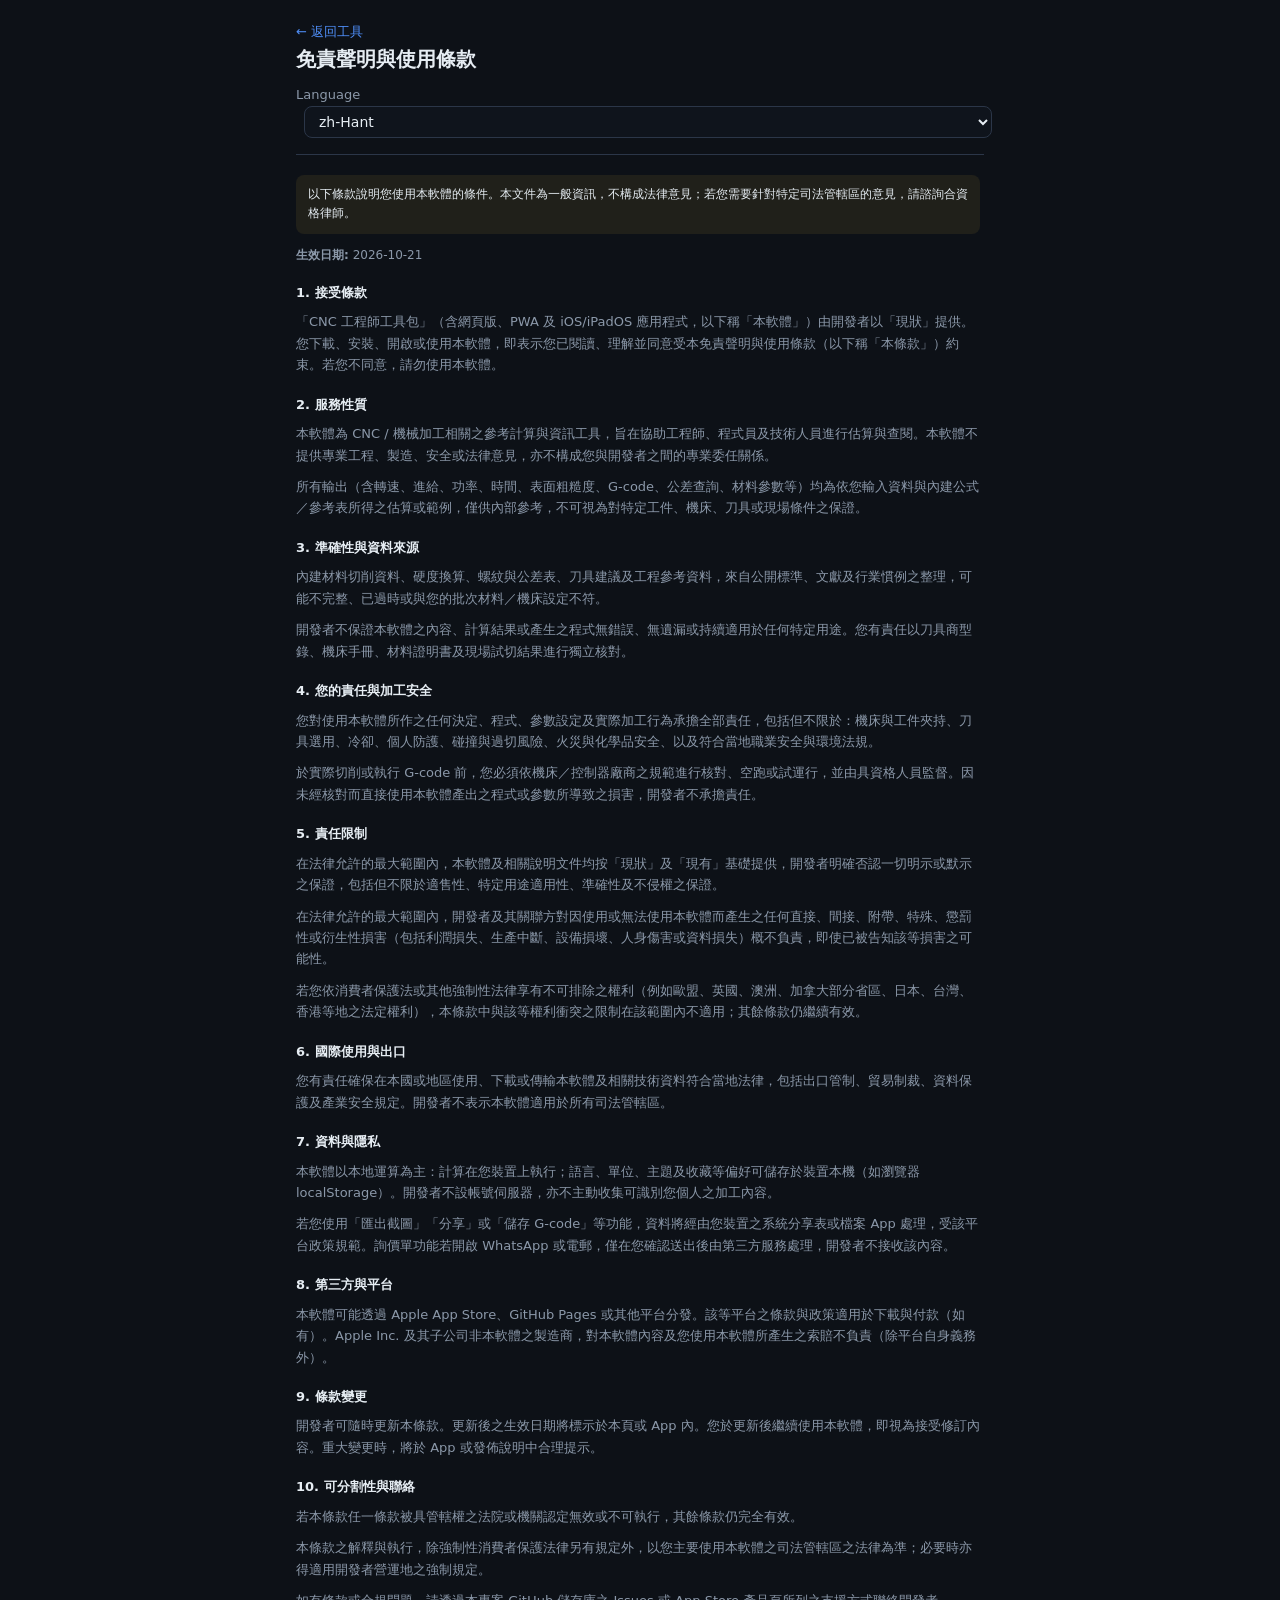
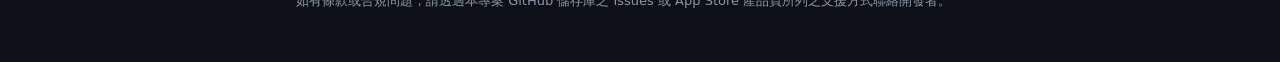
<file: disclaimer.html>
<!DOCTYPE html>
<html lang="zh-Hant">
<head>
  <meta charset="UTF-8" />
  <meta name="viewport" content="width=device-width, initial-scale=1.0, viewport-fit=cover" />
  <title>CNC 工程師工具包 — 免責聲明</title>
  <meta name="robots" content="index,follow" />
  <link rel="stylesheet" href="css/style.css" />
  <script>
    (function () {
      var saved = null;
      try { saved = localStorage.getItem("cnc-lang"); } catch (e) {}
      var q = new URLSearchParams(location.search).get("lang");
      var lang = q || saved || (document.documentElement.lang || "zh-Hant");
      document.documentElement.lang = lang;
    })();
  </script>
</head>
<body class="legal-standalone-page">
  <header class="legal-page-head">
    <p><a class="legal-page-back" href="index.html" id="legal-back">← 返回工具</a></p>
    <h1 id="legal-page-title">免責聲明</h1>
    <p id="legal-lang-row" style="margin-top:10px;font-size:13px;color:var(--text-dim)">
      <label for="legal-lang-select">Language</label>
      <select id="legal-lang-select" style="margin-left:8px;padding:6px 10px;border-radius:8px;border:1px solid var(--border);background:var(--bg-input);color:var(--text)"></select>
    </p>
  </header>
  <div class="legal-body" id="legal-page-body"></div>
  <script src="js/i18n.js"></script>
  <script src="js/legal.js"></script>
  <script>
    (function () {
      var DEFAULT_LANG = "zh-Hant";
      var lang = document.documentElement.lang || DEFAULT_LANG;
      var LANG = (typeof I18N !== "undefined" && I18N[lang]) ? lang : DEFAULT_LANG;
      if (typeof I18N !== "undefined" && !I18N[LANG]) LANG = "en";

      function t(key) {
        var s = (I18N[LANG] && I18N[LANG].ui && I18N[LANG].ui[key])
          || (I18N[DEFAULT_LANG] && I18N[DEFAULT_LANG].ui && I18N[DEFAULT_LANG].ui[key])
          || key;
        return s;
      }
      window.t = t;

      var sel = document.getElementById("legal-lang-select");
      Object.keys(I18N || {}).forEach(function (code) {
        var o = document.createElement("option");
        o.value = code;
        o.textContent = code;
        if (code === LANG) o.selected = true;
        sel.appendChild(o);
      });

      function render() {
        var d = getLegalDisclaimer(LANG);
        document.getElementById("legal-page-title").textContent = d.title;
        document.getElementById("legal-page-body").innerHTML = buildDisclaimerHtml(LANG);
        document.getElementById("legal-back").textContent = "← " + t("legal.backToApp");
        try { localStorage.setItem("cnc-lang", LANG); } catch (e) {}
        document.documentElement.lang = LANG;
        document.title = "CNC — " + d.title;
      }

      render();
      sel.addEventListener("change", function () {
        LANG = sel.value;
        render();
      });
    })();
  </script>
</body>
</html>
</file>
<file: css/style.css>
/* =========================================================
 * CNC 工程師工具包 — 樣式
 * ========================================================= */

:root {
  --bg: #0d1117;
  --bg-panel: #161b22;
  --bg-card: #1c2330;
  --bg-input: #0f141c;
  --border: #2b3648;
  --text: #e6edf3;
  --text-dim: #8b98a9;
  --accent: #4f8ef7;
  --accent-soft: rgba(79, 142, 247, 0.15);
  --green: #3ecf8e;
  --red: #e05260;
  --yellow: #f7c948;
  --hover: rgba(255, 255, 255, 0.05);
  --row-hover: rgba(255, 255, 255, 0.03);
  --note-bg: rgba(247, 201, 72, 0.08);
  --radius: 12px;
  --font: "PingFang TC", "Noto Sans TC", "Microsoft JhengHei", system-ui, sans-serif;
  --mono: "SF Mono", "JetBrains Mono", Menlo, monospace;
}

/* ---------- 日間模式 ---------- */
html[data-theme="light"] {
  --bg: #eef1f6;
  --bg-panel: #ffffff;
  --bg-card: #ffffff;
  --bg-input: #f4f6fa;
  --border: #d7dfe9;
  --text: #1a2434;
  --text-dim: #5d6d83;
  --accent: #2f6fe4;
  --accent-soft: rgba(47, 111, 228, 0.1);
  --green: #14966a;
  --red: #cc3a49;
  --yellow: #b98a00;
  --hover: rgba(15, 30, 60, 0.05);
  --row-hover: rgba(15, 30, 60, 0.035);
  --note-bg: rgba(185, 138, 0, 0.07);
}

* { box-sizing: border-box; margin: 0; padding: 0; }

body {
  font-family: var(--font);
  background: var(--bg);
  color: var(--text);
  font-size: 14px;
  line-height: 1.6;
  -webkit-text-size-adjust: 100%;
  overflow-x: clip;
}

body.nav-open { overflow: hidden; }

/* iOS App（WKWebView）：關閉雙擊放大；網頁版 PWA 唔套用 */
html.cnc-native-app {
  --app-safe-top: var(--native-safe-top, env(safe-area-inset-top, 0px));
  --app-safe-right: var(--native-safe-right, env(safe-area-inset-right, 0px));
  --app-safe-bottom: var(--native-safe-bottom, env(safe-area-inset-bottom, 0px));
  --app-safe-left: var(--native-safe-left, env(safe-area-inset-left, 0px));
  /* 主畫面底色（底部 Home 條區域）；頂欄自行用 --bg-panel 延伸 */
  background: var(--bg);
}
html.cnc-native-app body {
  touch-action: manipulation;
  padding: 0 var(--app-safe-right) 0 var(--app-safe-left);
  min-height: 100dvh;
  box-sizing: border-box;
  background: var(--bg);
}
@media (min-width: 769px) {
  html.cnc-native-app body {
    padding-top: var(--app-safe-top);
  }
}
html.cnc-native-app .layout {
  min-height: 100dvh;
  background: var(--bg);
}
@media (min-width: 769px) {
  html.cnc-native-app .layout {
    min-height: calc(100dvh - var(--app-safe-top));
  }
}
html.cnc-native-app input,
html.cnc-native-app select,
html.cnc-native-app textarea,
html.cnc-native-app .gcode-out {
  touch-action: auto;
}

.layout { display: flex; min-height: 100vh; min-height: 100dvh; }

/* ---------- 手機頂欄(預設隱藏) ---------- */
.mobile-header,
.nav-backdrop { display: none; }

/* ---------- 側欄 ---------- */
.sidebar {
  width: 230px;
  flex-shrink: 0;
  background: var(--bg-panel);
  border-right: 1px solid var(--border);
  display: flex;
  flex-direction: column;
  position: sticky;
  top: 0;
  height: 100vh;
}

.brand {
  display: flex;
  align-items: center;
  gap: 12px;
  padding: 22px 20px;
  border-bottom: 1px solid var(--border);
}

.brand-icon {
  width: 42px; height: 42px;
  display: grid; place-items: center;
  background: var(--bg-input);
  border: 1px solid var(--border);
  border-radius: 10px;
  color: var(--text);
}
.brand-icon svg { width: 30px; height: 30px; }

.brand h1 { font-size: 16px; font-weight: 700; }
.brand span { font-size: 11px; color: var(--text-dim); }

.nav { padding: 14px 10px; display: flex; flex-direction: column; gap: 4px; flex: 1; }

.nav-item {
  display: flex;
  align-items: center;
  gap: 8px;
  padding: 10px 14px;
  background: none;
  border: none;
  border-radius: 8px;
  color: var(--text-dim);
  font-size: 14px;
  font-family: var(--font);
  cursor: pointer;
  text-align: left;
  transition: background 0.15s, color 0.15s;
}

.nav-item:hover { background: var(--hover); color: var(--text); }

.nav-item.active {
  background: var(--accent-soft);
  color: var(--accent);
  font-weight: 600;
}

/* ---------- 側欄 icon（取代 emoji） ---------- */
.nav-ico {
  width: 20px;
  height: 20px;
  flex-shrink: 0;
}

@media (max-width: 980px) {
  .nav-ico { width: 22px; height: 22px; }
}

.sidebar-controls {
  display: flex;
  gap: 8px;
  padding: 12px 14px;
  border-top: 1px solid var(--border);
}

.sidebar-controls #settings-open {
  flex: 1;
  display: inline-flex;
  align-items: center;
  justify-content: center;
  gap: 6px;
  padding: 7px 10px;
  background: var(--bg-input);
  border: 1px solid var(--border);
  border-radius: 8px;
  color: var(--text);
  font-family: var(--font);
  font-size: 13px;
  cursor: pointer;
  transition: border-color 0.15s;
}

.sidebar-controls #settings-open:hover { border-color: var(--accent); }

.sidebar-controls #theme-toggle {
  width: 38px;
  flex-shrink: 0;
  background: var(--bg-input);
  border: 1px solid var(--border);
  border-radius: 8px;
  font-size: 16px;
  cursor: pointer;
  transition: border-color 0.15s;
}

.sidebar-controls #theme-toggle:hover { border-color: var(--accent); }

.sidebar-controls #search-open {
  width: 38px;
  flex-shrink: 0;
  background: var(--bg-input);
  border: 1px solid var(--border);
  border-radius: 8px;
  font-size: 15px;
  cursor: pointer;
  transition: border-color 0.15s;
}
.sidebar-controls #search-open:hover { border-color: var(--accent); }

/* ---------- 收藏 ---------- */
.nav-item { position: relative; }
.nav-item.is-fav::after {
  content: "★";
  margin-left: auto;
  font-size: 11px;
  color: var(--accent);
}
.nav-sep {
  height: 1px;
  margin: 6px 8px;
  background: var(--border);
}

.panel-actions {
  display: flex;
  gap: 8px;
  flex-shrink: 0;
}
.fav-btn { white-space: nowrap; }
.fav-btn.is-on { border-color: var(--accent); }

/* ---------- 全局搜尋 ---------- */
.modal-search {
  width: min(560px, calc(100vw - 32px));
  max-height: min(80dvh, 620px);
  display: flex;
  flex-direction: column;
  align-self: start;
  margin-top: 10vh;
}
.search-input {
  width: 100%;
  padding: 11px 14px;
  border: 1px solid var(--border);
  border-radius: 10px;
  background: var(--bg-input);
  color: var(--text);
  font-size: 15px;
  font-family: var(--font);
}
.search-input:focus { outline: none; border-color: var(--accent); }
.search-results {
  flex: 1;
  overflow-y: auto;
  margin-top: 12px;
  min-height: 120px;
}
.search-group {
  padding: 10px 8px 4px;
  font-size: 11px;
  font-weight: 600;
  color: var(--text-dim);
  text-transform: uppercase;
  letter-spacing: 0.04em;
}
.search-item {
  display: flex;
  align-items: center;
  gap: 10px;
  padding: 9px 10px;
  border-radius: 8px;
  cursor: pointer;
}
.search-item:hover { background: var(--hover); }
.search-item.active { background: var(--accent-soft); }
.search-kind {
  flex-shrink: 0;
  min-width: 44px;
  padding: 2px 6px;
  border: 1px solid var(--border);
  border-radius: 6px;
  font-size: 10.5px;
  color: var(--text-dim);
  text-align: center;
}
.search-text { flex: 1; min-width: 0; display: flex; flex-direction: column; }
.search-item-title { font-size: 14px; color: var(--text); }
.search-item.active .search-item-title { color: var(--accent); font-weight: 600; }
.search-item-sub {
  font-size: 11.5px;
  color: var(--text-dim);
  white-space: nowrap;
  overflow: hidden;
  text-overflow: ellipsis;
}
.search-fav {
  flex-shrink: 0;
  background: none;
  border: none;
  color: var(--text-dim);
  font-size: 17px;
  cursor: pointer;
  padding: 2px 6px;
  border-radius: 6px;
}
.search-fav:hover { background: var(--hover); }
.search-fav.is-on { color: var(--accent); }
.search-empty { padding: 24px 8px; text-align: center; color: var(--text-dim); font-size: 13px; }
.search-hint { margin-top: 10px; font-size: 11px; color: var(--text-dim); text-align: right; }

#search-close {
  background: none;
  border: none;
  color: var(--text-dim);
  font-size: 17px;
  cursor: pointer;
  padding: 4px 8px;
  border-radius: 6px;
}
#search-close:hover { background: var(--hover); color: var(--text); }

.search-flash { animation: searchFlash 1.6s ease; border-radius: 10px; }
@keyframes searchFlash {
  0%, 30% { box-shadow: 0 0 0 3px var(--accent); }
  100% { box-shadow: 0 0 0 3px transparent; }
}

.sidebar-footer {
  padding: 14px 20px;
  font-size: 11px;
  color: var(--text-dim);
  border-top: 1px solid var(--border);
  display: flex;
  flex-direction: column;
  gap: 4px;
}
.app-version {
  font-family: ui-monospace, SFMono-Regular, Menlo, Consolas, monospace;
  color: var(--accent);
  font-size: 10px;
  letter-spacing: 0.02em;
}
.settings-version {
  margin-top: 8px;
  padding-top: 12px;
  border-top: 1px solid var(--border);
  display: flex;
  justify-content: space-between;
  align-items: center;
  font-size: 13px;
  color: var(--text-dim);
}
.settings-version #settings-version {
  font-family: ui-monospace, SFMono-Regular, Menlo, Consolas, monospace;
  color: var(--accent);
  font-weight: 600;
}
.settings-changelog-btn {
  width: 100%;
  margin-top: 12px;
  padding: 10px 14px;
  border: 1px solid var(--border);
  border-radius: 8px;
  background: var(--bg-input);
  color: var(--accent);
  font-size: 13px;
  font-weight: 600;
  font-family: var(--font);
  cursor: pointer;
  transition: border-color 0.15s, background 0.15s;
}
.settings-changelog-btn:hover {
  border-color: var(--accent);
  background: var(--accent-soft);
}
.modal-changelog {
  width: min(560px, calc(100vw - 32px));
  max-height: min(80dvh, 640px);
  display: flex;
  flex-direction: column;
}
.changelog-body {
  flex: 1;
  overflow-y: auto;
  -webkit-overflow-scrolling: touch;
  font-size: 12.5px;
  line-height: 1.65;
  color: var(--text-dim);
  white-space: pre-wrap;
  word-break: break-word;
  padding-right: 4px;
}
.changelog-body strong { color: var(--text); }

.settings-legal-hint {
  margin-top: 12px;
  font-size: 11px;
  color: var(--text-dim);
  line-height: 1.5;
}

.modal-legal { max-width: min(640px, calc(100vw - 24px)); }

.legal-body {
  max-height: min(62vh, 520px);
  overflow-y: auto;
  -webkit-overflow-scrolling: touch;
  font-size: 13px;
  line-height: 1.65;
  color: var(--text-dim);
  padding-right: 4px;
}

.legal-body .legal-meta {
  margin-bottom: 12px;
  padding: 10px 12px;
  background: var(--note-bg);
  border-radius: 8px;
  color: var(--text);
  font-size: 12px;
}

.legal-body .legal-effective { margin-bottom: 16px; font-size: 12px; }
.legal-body .legal-h {
  font-size: 13px;
  font-weight: 700;
  color: var(--text);
  margin: 18px 0 8px;
}
.legal-body .legal-h:first-of-type { margin-top: 0; }
.legal-body .legal-p { margin-bottom: 10px; }

.legal-foot {
  margin-top: 14px;
  padding-top: 12px;
  border-top: 1px solid var(--border);
  font-size: 12px;
}
.legal-foot a { color: var(--accent); text-decoration: none; }
.legal-foot a:hover { text-decoration: underline; }

body.legal-standalone-page {
  padding: 20px 16px 40px;
  max-width: 720px;
  margin: 0 auto;
}
body.legal-standalone-page .legal-page-head {
  margin-bottom: 20px;
  padding-bottom: 16px;
  border-bottom: 1px solid var(--border);
}
body.legal-standalone-page .legal-page-head h1 {
  font-size: 20px;
  margin-bottom: 8px;
}
body.legal-standalone-page .legal-page-back {
  font-size: 13px;
  color: var(--accent);
  text-decoration: none;
}
body.legal-standalone-page .legal-body {
  max-height: none;
  overflow: visible;
}

/* ---------- 主內容 ---------- */
.content { flex: 1; padding: 28px 34px 60px; max-width: 1200px; }

.ref-toolbar {
  display: flex;
  flex-wrap: wrap;
  gap: 12px;
  align-items: center;
  margin-bottom: 14px;
}
.ref-toolbar .seg { flex: 1 1 auto; }
.ref-search {
  flex: 0 1 260px;
  min-width: 180px;
  padding: 8px 12px;
  border: 1px solid var(--border);
  border-radius: 8px;
  background: var(--bg-input);
  color: var(--text);
  font-size: 13px;
}
.ref-search:focus { outline: none; border-color: var(--accent); }
.ref-card .table-wrap { max-height: 62vh; }
#ref-table td, #ref-table th { font-size: 12px; white-space: nowrap; }
#ref-table td:last-child, #ref-table th:last-child { white-space: normal; min-width: 120px; }
#fit-it-table { font-size: 11px; }
#fit-it-table th, #fit-it-table td { padding: 4px 6px; }

.tab-panel { display: none; }
.tab-panel.active { display: block; animation: fadeIn 0.25s ease; }

@keyframes fadeIn {
  from { opacity: 0; transform: translateY(6px); }
  to { opacity: 1; transform: none; }
}

.panel-header {
  margin-bottom: 22px;
  display: flex;
  justify-content: space-between;
  align-items: flex-start;
  gap: 16px;
}
.panel-header h2 { font-size: 22px; margin-bottom: 6px; }
.panel-header p { color: var(--text-dim); max-width: 720px; }

.export-btn {
  flex-shrink: 0;
  display: inline-flex;
  align-items: center;
  gap: 6px;
  white-space: nowrap;
}

.grid-2 {
  display: grid;
  grid-template-columns: 1fr 1fr;
  gap: 20px;
  align-items: start;
}

@media (max-width: 980px) {
  .grid-2 { grid-template-columns: 1fr; }
  .sidebar { width: 64px; }
  .brand h1, .brand span, .sidebar-footer { display: none; }
  .nav-item { justify-content: center; font-size: 18px; }
  .nav-item span { display: none; }
  .sidebar-controls { flex-direction: column; }
  .sidebar-controls #settings-open span { display: none; }
  .sidebar-controls #theme-toggle,
  .sidebar-controls #search-open { width: 100%; }
  .nav-item.is-fav::after { position: absolute; top: 4px; right: 6px; font-size: 9px; }
  .panel-header { flex-direction: column; }
  .export-btn span { display: inline; }
}

/* ---------- 手機版面 (≤768px) ---------- */
@media (max-width: 768px) {
  .mobile-header {
    display: flex;
    align-items: center;
    gap: 10px;
    position: sticky;
    top: 0;
    z-index: 30;
    padding: 10px 14px;
    padding-top: max(10px, env(safe-area-inset-top));
    background: var(--bg-panel);
    border-bottom: 1px solid var(--border);
  }

  html.cnc-native-app .mobile-header {
    padding-top: calc(10px + var(--app-safe-top));
    margin-left: calc(-1 * var(--app-safe-left));
    margin-right: calc(-1 * var(--app-safe-right));
    padding-left: calc(14px + var(--app-safe-left));
    padding-right: calc(14px + var(--app-safe-right));
  }

  .mobile-menu-btn,
  .mobile-icon-btn {
    flex-shrink: 0;
    width: 44px;
    height: 44px;
    display: grid;
    place-items: center;
    border: 1px solid var(--border);
    border-radius: 10px;
    background: var(--bg-input);
    color: var(--text);
    font-size: 18px;
    cursor: pointer;
    -webkit-tap-highlight-color: transparent;
  }

  .mobile-title {
    flex: 1;
    min-width: 0;
    font-size: 16px;
    font-weight: 700;
    white-space: nowrap;
    overflow: hidden;
    text-overflow: ellipsis;
  }

  .mobile-actions { display: flex; gap: 8px; flex-shrink: 0; }

  .nav-backdrop {
    display: block;
    position: fixed;
    inset: 0;
    z-index: 44;
    background: rgba(0, 0, 0, 0.5);
    opacity: 0;
    pointer-events: none;
    transition: opacity 0.2s ease;
  }

  body.nav-open .nav-backdrop {
    opacity: 1;
    pointer-events: auto;
  }

  .layout {
    flex-direction: column;
    min-height: 100dvh;
  }

  .sidebar {
    position: fixed;
    top: 0;
    left: 0;
    bottom: 0;
    z-index: 45;
    width: min(300px, 88vw);
    height: 100dvh;
    transform: translateX(-105%);
    transition: transform 0.25s ease;
    box-shadow: 8px 0 32px rgba(0, 0, 0, 0.35);
    padding-bottom: env(safe-area-inset-bottom);
  }

  html.cnc-native-app .sidebar {
    top: var(--app-safe-top);
    height: calc(100dvh - var(--app-safe-top) - var(--app-safe-bottom));
    padding-bottom: 12px;
  }

  body.nav-open .sidebar { transform: translateX(0); }

  .brand {
    display: flex;
    padding: 16px 18px;
    border-bottom: 1px solid var(--border);
  }

  .brand h1, .brand span { display: block; }

  .nav {
    flex: 1;
    overflow-y: auto;
    -webkit-overflow-scrolling: touch;
    padding: 10px 12px;
    gap: 2px;
  }

  .nav-item {
    justify-content: flex-start;
    font-size: 15px;
    padding: 12px 14px;
    min-height: 44px;
    border-radius: 10px;
  }

  .nav-item span { display: inline; }

  .sidebar-controls { display: none; }

  .sidebar-footer {
    display: flex;
    padding: 12px 18px;
    padding-bottom: max(12px, env(safe-area-inset-bottom));
    font-size: 10px;
  }

  .content {
    flex: 1;
    width: 100%;
    max-width: none;
    padding: 14px 14px 24px;
    padding-bottom: max(24px, env(safe-area-inset-bottom));
  }

  html.cnc-native-app .content {
    padding-bottom: calc(24px + var(--app-safe-bottom));
  }

  html.cnc-native-app .inquiry-fab {
    bottom: calc(14px + var(--app-safe-bottom));
    right: calc(14px + var(--app-safe-right));
  }

  .panel-header {
    flex-direction: column;
    gap: 12px;
    margin-bottom: 16px;
  }

  .panel-header h2 { font-size: 18px; }
  .panel-header p { font-size: 13px; }

  .export-btn {
    width: 100%;
    justify-content: center;
    min-height: 44px;
  }

  .panel-actions { width: 100%; }
  .panel-actions > button { flex: 1; justify-content: center; min-height: 44px; }
  .nav-item.is-fav::after { position: static; font-size: 11px; }
  .modal-search { margin-top: 4vh; }

  .card { padding: 16px; }

  .field-row {
    flex-direction: column;
    gap: 0;
  }

  .results { grid-template-columns: 1fr; }

  .result-item .rvalue { font-size: 18px; }

  input[type="number"],
  input[type="text"],
  input[type="search"],
  select,
  #inquiry-contact {
    font-size: 16px;
    min-height: 44px;
    padding: 10px 12px;
  }

  button.btn-secondary,
  .seg-btn,
  .pc-add,
  .pc-restock {
    min-height: 44px;
  }

  .seg {
    display: flex;
    width: 100%;
    max-width: 100%;
    overflow-x: auto;
    -webkit-overflow-scrolling: touch;
    flex-wrap: nowrap;
  }

  .seg-btn {
    flex: 0 0 auto;
    white-space: nowrap;
    padding: 10px 14px;
  }

  .ref-toolbar { flex-direction: column; align-items: stretch; }
  .ref-search { width: 100%; min-width: 0; flex: 1 1 auto; }

  .table-wrap.tall { max-height: 55vh; }

  .modal {
    width: calc(100vw - 24px);
    max-height: calc(100dvh - 32px);
    overflow-y: auto;
    margin: 12px;
    padding: 18px;
  }

  .inquiry-fab {
    right: max(14px, env(safe-area-inset-right));
    bottom: max(14px, env(safe-area-inset-bottom));
    padding: 12px 16px;
    font-size: 13px;
  }

  .product-card {
    flex-wrap: wrap;
    align-items: flex-start;
  }

  .pc-add, .pc-link { margin-top: 4px; }

  .roi-save {
    flex-direction: column;
    align-items: stretch;
  }

  .roi-save .roi-add { width: 100%; }

  .gcode-out { min-height: 240px; font-size: 12px; }

  .tri-stage { max-width: 100%; }

  .chip-row .chip {
    min-height: 36px;
    padding: 6px 12px;
  }

  .inquiry-actions .btn-ghost { margin-left: 0; width: 100%; }
}

/* ---------- 設定彈窗 ---------- */
.modal-overlay {
  position: fixed;
  inset: 0;
  background: rgba(0, 0, 0, 0.55);
  display: grid;
  place-items: center;
  z-index: 100;
  animation: fadeIn 0.15s ease;
}

.modal {
  width: min(420px, calc(100vw - 40px));
  background: var(--bg-card);
  border: 1px solid var(--border);
  border-radius: 16px;
  padding: 22px 24px;
  box-shadow: 0 20px 60px rgba(0, 0, 0, 0.4);
}

.modal-head {
  display: flex;
  justify-content: space-between;
  align-items: center;
  margin-bottom: 18px;
}

.modal-head h3 { font-size: 16px; color: var(--text); }

#settings-close {
  background: none;
  border: none;
  color: var(--text-dim);
  font-size: 17px;
  cursor: pointer;
  padding: 4px 8px;
  border-radius: 6px;
}

#settings-close:hover { background: var(--hover); color: var(--text); }

.modal .seg { display: flex; width: 100%; margin-bottom: 4px; }
.modal .seg-btn { flex: 1; padding: 8px 14px; }

/* ---------- 卡片 ---------- */
.card {
  background: var(--bg-card);
  border: 1px solid var(--border);
  border-radius: var(--radius);
  padding: 20px 22px;
}

.card h3 {
  font-size: 14px;
  text-transform: uppercase;
  letter-spacing: 0.06em;
  color: var(--text-dim);
  margin-bottom: 16px;
}

.card.scheme-a { border-top: 3px solid var(--accent); }
.card.scheme-b { border-top: 3px solid var(--green); }

/* ---------- 表單 ---------- */
.field { margin-bottom: 14px; flex: 1; min-width: 0; }
.field-row { display: flex; gap: 14px; min-width: 0; }

/* 參數對比：由 app.js 填入欄位，欄位排版交 CSS（勿用 inline grid） */
.compare-inputs {
  display: grid;
  grid-template-columns: 1fr 1fr;
  gap: 0 14px;
  min-width: 0;
}
.compare-inputs .field { margin-bottom: 14px; }

.field label {
  display: block;
  font-size: 12px;
  color: var(--text-dim);
  margin-bottom: 5px;
  font-weight: 600;
}

.field label em {
  font-style: normal;
  color: var(--accent);
  font-family: var(--mono);
  font-size: 11px;
}

input[type="number"], input[type="text"], select {
  width: 100%;
  padding: 9px 12px;
  background: var(--bg-input);
  color: var(--text);
  border: 1px solid var(--border);
  border-radius: 8px;
  font-size: 14px;
  font-family: var(--mono);
  outline: none;
  transition: border-color 0.15s;
}

select { font-family: var(--font); }

input:focus, select:focus { border-color: var(--accent); }

.hint { display: block; font-size: 11px; color: var(--text-dim); margin-top: 4px; }

/* 雙向聯動欄位 */
input.linked { border-style: dashed; }
input.linked:focus { border-style: solid; }

/* 解析失敗嘅輸入 */
input.input-error { border-color: var(--red); }

/* 自動計算嘅欄位 */
input.computed { border-style: dashed; color: var(--text-dim); }

/* 直角三角形互動舞台 */
.tri-stage {
  position: relative;
  width: 100%;
  max-width: 560px;
  aspect-ratio: 500 / 340;
  margin: 4px auto 12px;
}

.tri-stage svg {
  position: absolute;
  inset: 0;
  width: 100%;
  height: 100%;
}

.tri-shape { fill: var(--accent-soft); stroke: var(--accent); stroke-width: 2; stroke-linejoin: round; }
.tri-right { fill: none; stroke: var(--text-dim); stroke-width: 1.5; }
.tri-arc { fill: none; stroke: var(--red); stroke-width: 2; }

.tri-field {
  position: absolute;
  transform: translate(-50%, -50%);
  display: flex;
  align-items: center;
  gap: 5px;
}

.tri-field label {
  font-family: var(--mono);
  font-style: italic;
  font-weight: 700;
  font-size: 14px;
  color: var(--text);
}

.tri-field label.tri-ang { color: var(--red); }

.tri-field input {
  width: 92px;
  padding: 6px 9px;
  font-size: 13px;
  background: var(--bg-card);
}

.tri-q {
  width: 27px;
  height: 27px;
  flex-shrink: 0;
  border-radius: 6px;
  background: var(--accent-soft);
  color: var(--accent);
  border: 1px solid var(--accent);
  font-size: 14px;
  font-weight: 700;
  cursor: pointer;
  transition: background 0.15s, color 0.15s;
}

.tri-q:hover { background: var(--accent); color: #fff; }

@media (max-width: 560px) {
  .tri-field input { width: 64px; font-size: 12px; padding: 5px 6px; }
  .tri-q { width: 23px; height: 23px; font-size: 12px; }
}

.linked-hint {
  margin: -8px 0 14px;
  padding-left: 2px;
}

.linked-hint::before { content: "⇄ "; color: var(--accent); }

.hidden { display: none !important; }

button.btn-secondary {
  padding: 9px 16px;
  background: var(--accent-soft);
  color: var(--accent);
  border: 1px solid transparent;
  border-radius: 8px;
  font-size: 13px;
  font-weight: 600;
  font-family: var(--font);
  cursor: pointer;
  transition: background 0.15s;
}

button.btn-secondary:hover { background: rgba(79, 142, 247, 0.28); }

/* ---------- 結果顯示 ---------- */
.results {
  display: grid;
  grid-template-columns: 1fr 1fr;
  gap: 10px;
  min-width: 0;
}

.result-item {
  background: var(--bg-input);
  border: 1px solid var(--border);
  border-radius: 10px;
  padding: 12px 14px;
}

.result-item.primary { border-color: var(--accent); background: var(--accent-soft); }

.result-item .rlabel { font-size: 11px; color: var(--text-dim); display: block; }

.result-item .rvalue {
  font-family: var(--mono);
  font-size: 20px;
  font-weight: 700;
  color: var(--text);
  overflow-wrap: anywhere;
  word-break: break-word;
}

.result-item.primary .rvalue { color: var(--accent); }

.result-item.status-ok { border-color: var(--green); background: color-mix(in srgb, var(--green) 8%, var(--bg-input)); }
.result-item.status-warn { border-color: var(--yellow); background: color-mix(in srgb, var(--yellow) 10%, var(--bg-input)); }
.result-item.status-danger { border-color: var(--red); background: color-mix(in srgb, var(--red) 10%, var(--bg-input)); }
.result-item.status-warn .rvalue { color: var(--yellow); }
.result-item.status-danger .rvalue { color: var(--red); }

.result-item .runit { font-size: 11px; color: var(--text-dim); margin-left: 4px; font-family: var(--mono); }

/* ---------- 參數合理性標示 ---------- */
.param-status {
  margin-bottom: 14px;
  padding: 10px 12px;
  border-radius: 8px;
  font-size: 12px;
  line-height: 1.5;
  border-left: 3px solid var(--border);
  min-height: 36px;
}

.param-status.status-ok {
  background: rgba(62, 207, 142, 0.1);
  border-left-color: var(--green);
}

.param-status.status-warn {
  background: rgba(247, 201, 72, 0.1);
  border-left-color: var(--yellow);
}

.param-status.status-danger {
  background: rgba(224, 82, 96, 0.1);
  border-left-color: var(--red);
}

.param-status-text { font-weight: 600; display: block; margin-bottom: 4px; }

.param-status-list {
  margin: 6px 0 6px 16px;
  padding: 0;
  color: var(--text-dim);
}

.param-status-legend {
  display: block;
  margin-top: 6px;
  font-size: 11px;
  color: var(--text-dim);
  opacity: 0.85;
}

.param-status-chips {
  display: flex;
  flex-wrap: wrap;
  gap: 6px;
  margin: 6px 0;
}

.param-chip {
  font-size: 11px;
  font-family: var(--mono);
  padding: 2px 8px;
  border-radius: 999px;
  border: 1px solid var(--border);
}

.param-chip.status-ok { color: var(--green); border-color: var(--green); }
.param-chip.status-warn { color: var(--yellow); border-color: var(--yellow); }
.param-chip.status-danger { color: var(--red); border-color: var(--red); }

.field.status-ok input,
.field.status-ok select {
  border-color: var(--green);
  box-shadow: inset 0 0 0 1px color-mix(in srgb, var(--green) 25%, transparent);
}

.field.status-warn input,
.field.status-warn select {
  border-color: var(--yellow);
  box-shadow: inset 0 0 0 1px color-mix(in srgb, var(--yellow) 30%, transparent);
}

.field.status-danger input,
.field.status-danger select {
  border-color: var(--red);
  box-shadow: inset 0 0 0 1px color-mix(in srgb, var(--red) 30%, transparent);
}

.field.status-ok input:focus { border-color: var(--green); }
.field.status-warn input:focus { border-color: var(--yellow); }
.field.status-danger input:focus { border-color: var(--red); }

.field.status-ok label::before,
.field.status-warn label::before,
.field.status-danger label::before {
  content: "";
  display: inline-block;
  width: 8px;
  height: 8px;
  border-radius: 50%;
  margin-right: 6px;
  vertical-align: middle;
  transform: translateY(-1px);
}

.field.status-ok label::before { background: var(--green); }
.field.status-warn label::before { background: var(--yellow); }
.field.status-danger label::before { background: var(--red); }

.note {
  margin-top: 14px;
  padding: 10px 14px;
  background: var(--note-bg);
  border-left: 3px solid var(--yellow);
  border-radius: 0 8px 8px 0;
  font-size: 12px;
  color: var(--text-dim);
}

.note:empty { display: none; }

/* ---------- 分段切換 ---------- */
.seg {
  display: inline-flex;
  background: var(--bg-input);
  border: 1px solid var(--border);
  border-radius: 8px;
  padding: 3px;
  margin-bottom: 16px;
}

.seg-btn {
  padding: 6px 14px;
  border: none;
  background: none;
  color: var(--text-dim);
  font-size: 12px;
  font-family: var(--font);
  border-radius: 6px;
  cursor: pointer;
}

.seg-btn.active { background: var(--accent); color: #fff; font-weight: 600; }

/* ---------- 表格 ---------- */
.table-wrap { overflow-x: auto; border: 1px solid var(--border); border-radius: 10px; }
.table-wrap.tall { max-height: 480px; overflow-y: auto; }

table { width: 100%; border-collapse: collapse; font-size: 13px; }

th, td { padding: 8px 14px; text-align: left; white-space: nowrap; }

thead th {
  background: var(--bg-input);
  color: var(--text-dim);
  font-size: 11px;
  text-transform: uppercase;
  letter-spacing: 0.05em;
  position: sticky;
  top: 0;
}

tbody tr { border-top: 1px solid var(--border); }
tbody tr:hover { background: var(--row-hover); }
tbody td { font-family: var(--mono); }
tbody td:first-child { font-family: var(--font); font-weight: 600; }

td.delta-up { color: var(--green); font-weight: 700; }
td.delta-down { color: var(--red); font-weight: 700; }
td.delta-flat { color: var(--text-dim); }

tr.row-highlight { background: var(--accent-soft); }

/* ---------- 刀具建議 ---------- */
.advice-block { margin-bottom: 16px; }

.advice-block .atitle {
  display: flex;
  align-items: center;
  gap: 8px;
  font-size: 12px;
  font-weight: 700;
  color: var(--accent);
  text-transform: uppercase;
  letter-spacing: 0.05em;
  margin-bottom: 4px;
}

.advice-block p { color: var(--text); font-size: 13.5px; }

.iso-badge {
  display: inline-block;
  padding: 2px 10px;
  border-radius: 20px;
  font-size: 11px;
  font-weight: 700;
  margin-bottom: 14px;
}

/* ---- 刀片代碼:範例 chip ---- */
.chip-row { display: flex; flex-wrap: wrap; gap: 6px; }
.chip-row .chip {
  padding: 4px 10px;
  border: 1px solid var(--border);
  border-radius: 14px;
  background: var(--bg-input);
  color: var(--text-dim);
  font-size: 12px;
  font-family: "SF Mono", "JetBrains Mono", Menlo, monospace;
  letter-spacing: 0.5px;
  cursor: pointer;
  transition: all 0.15s;
}
.chip-row .chip:hover { border-color: var(--accent); color: var(--accent); background: var(--accent-soft); }

/* ---- 銷售:情境產品卡 ---- */
.shop-cards { margin-top: 16px; }
.shop-cards:empty { margin-top: 0; }
.shop-title {
  font-size: 11px;
  font-weight: 700;
  letter-spacing: 0.4px;
  text-transform: uppercase;
  color: var(--green);
  margin-bottom: 8px;
}
.product-card {
  display: flex;
  align-items: center;
  gap: 10px;
  padding: 10px 12px;
  margin-bottom: 8px;
  border: 1px solid var(--border);
  border-radius: 10px;
  background: var(--bg-input);
}
.pc-info { flex: 1; min-width: 0; }
.pc-name { font-size: 13.5px; font-weight: 600; color: var(--text); }
.pc-sub { font-size: 11.5px; color: var(--text-dim); margin-top: 2px; }
.pc-badge {
  display: inline-block;
  font-size: 10px;
  font-weight: 700;
  padding: 1px 6px;
  border-radius: 10px;
  background: var(--green);
  color: #fff;
  vertical-align: middle;
}
.pc-link {
  color: var(--text-dim);
  text-decoration: none;
  font-size: 15px;
  padding: 0 4px;
}
.pc-link:hover { color: var(--accent); }
.pc-add, .pc-restock {
  flex-shrink: 0;
  padding: 7px 12px;
  border: 1px solid var(--green);
  border-radius: 8px;
  background: transparent;
  color: var(--green);
  font-size: 12.5px;
  font-weight: 600;
  font-family: var(--font);
  cursor: pointer;
  transition: all 0.15s;
}
.pc-add:hover, .pc-restock:hover { background: var(--green); color: #fff; }
.pc-add.added { background: var(--green); color: #fff; border-color: var(--green); }
.pc-restock {
  display: block;
  width: 100%;
  padding: 11px;
  text-align: center;
  font-size: 13.5px;
}

/* ---- 詢價單:浮動按鈕 ---- */
.inquiry-fab {
  position: fixed;
  right: 22px;
  bottom: 22px;
  z-index: 50;
  display: flex;
  align-items: center;
  gap: 8px;
  padding: 12px 18px;
  border: none;
  border-radius: 28px;
  background: var(--green);
  color: #fff;
  font-size: 14px;
  font-weight: 700;
  font-family: var(--font);
  cursor: pointer;
  box-shadow: 0 6px 20px rgba(0, 0, 0, 0.28);
}
.inquiry-fab:hover { filter: brightness(1.05); }
.inquiry-count {
  min-width: 22px;
  height: 22px;
  padding: 0 6px;
  border-radius: 11px;
  background: rgba(255, 255, 255, 0.25);
  font-size: 12.5px;
  line-height: 22px;
  text-align: center;
}

/* ---- 詢價單:內容 ---- */
#inquiry-list { max-height: 46vh; overflow-y: auto; margin-bottom: 8px; }
.inquiry-empty { color: var(--text-dim); font-size: 13px; padding: 20px 4px; text-align: center; }
.inquiry-row {
  display: flex;
  align-items: center;
  justify-content: space-between;
  gap: 10px;
  padding: 10px 2px;
  border-bottom: 1px solid var(--border);
}
.ir-name { font-size: 13.5px; color: var(--text); }
.ir-ctx { font-size: 11.5px; color: var(--text-dim); margin-top: 2px; }
.ir-remove {
  flex-shrink: 0;
  width: 26px;
  height: 26px;
  border: 1px solid var(--border);
  border-radius: 6px;
  background: transparent;
  color: var(--text-dim);
  cursor: pointer;
}
.ir-remove:hover { border-color: var(--red); color: var(--red); }
.inquiry-actions { display: flex; flex-wrap: wrap; gap: 8px; margin-top: 12px; }
.btn-cta {
  padding: 10px 16px;
  border: none;
  border-radius: 8px;
  background: var(--green);
  color: #fff;
  font-size: 13px;
  font-weight: 700;
  font-family: var(--font);
  cursor: pointer;
}
.btn-cta:hover { filter: brightness(1.05); }
.btn-ghost {
  padding: 10px 16px;
  border: 1px solid var(--border);
  border-radius: 8px;
  background: transparent;
  color: var(--text-dim);
  font-size: 13px;
  font-weight: 600;
  font-family: var(--font);
  cursor: pointer;
  margin-left: auto;
}
.btn-ghost:hover { border-color: var(--red); color: var(--red); }
.inquiry-note { font-size: 11px; color: var(--text-dim); margin-top: 12px; line-height: 1.5; }
#inquiry-contact {
  width: 100%;
  padding: 10px 12px;
  border: 1px solid var(--border);
  border-radius: 8px;
  background: var(--bg-input);
  color: var(--text);
  font-family: var(--font);
  font-size: 13px;
  resize: vertical;
}
#inquiry-contact:focus { border-color: var(--accent); outline: none; }

/* ---- ROI 成本效益 ---- */
.roi-inputs {
  display: grid;
  grid-template-columns: repeat(auto-fit, minmax(150px, 1fr));
  gap: 12px 14px;
  margin-bottom: 16px;
}
.roi-cta { margin-top: 14px; }
.roi-save {
  display: flex;
  align-items: center;
  justify-content: space-between;
  flex-wrap: wrap;
  gap: 12px;
  padding: 14px 16px;
  border: 1px solid var(--green);
  border-radius: 10px;
  background: rgba(62, 207, 142, 0.1);
}
.roi-save-txt { font-size: 14px; font-weight: 700; color: var(--green); flex: 1; min-width: 200px; }
.roi-save .roi-add { width: auto; flex-shrink: 0; padding: 10px 16px; }
.roi-flat { padding: 12px 4px; font-size: 13px; color: var(--text-dim); }

/* ---- G-code 產生器 ---- */
.gcode-out-head {
  display: flex;
  align-items: center;
  justify-content: space-between;
  flex-wrap: wrap;
  gap: 10px;
  margin-bottom: 10px;
}
.gcode-out-head h3 { margin: 0; flex: 1 1 100%; }
.gcode-out {
  width: 100%;
  min-height: 380px;
  resize: vertical;
  padding: 12px 14px;
  border: 1px solid var(--border);
  border-radius: 8px;
  background: var(--bg-input);
  color: var(--text);
  font-family: var(--mono);
  font-size: 12.5px;
  line-height: 1.55;
  white-space: pre;
  overflow: auto;
}
.gcode-out:focus { border-color: var(--accent); outline: none; }

/* ---------- iPhone / 窄屏（含橫向 >768px） ---------- */
@media (max-width: 932px) {
  .content {
    max-width: 100%;
    overflow-x: clip;
  }

  .card,
  .tab-panel,
  .grid-2 {
    min-width: 0;
    max-width: 100%;
  }

  .field-row {
    flex-direction: column;
    gap: 0;
  }

  .results {
    grid-template-columns: 1fr;
  }

  .compare-inputs {
    grid-template-columns: 1fr;
    gap: 0;
  }

  .roi-inputs {
    grid-template-columns: 1fr;
  }

  .roi-save-txt {
    min-width: 0;
  }

  .gcode-out-head .btn-secondary {
    flex: 1 1 calc(50% - 5px);
    justify-content: center;
  }

  .seg {
    flex-wrap: wrap;
    overflow-x: visible;
    max-width: 100%;
  }

  .seg-btn {
    flex: 1 1 auto;
    min-width: 0;
    white-space: normal;
    line-height: 1.3;
    text-align: center;
  }

  .table-wrap {
    max-width: 100%;
  }

  .table-wrap table {
    font-size: 12px;
  }

  th, td {
    padding: 7px 8px;
    white-space: normal;
    word-break: break-word;
  }

  thead th {
    font-size: 10px;
  }
}

@media (max-width: 430px) {
  .content {
    padding-left: 12px;
    padding-right: 12px;
  }

  .card {
    padding: 14px 12px;
  }

  .result-item .rvalue {
    font-size: 17px;
  }

  .seg-btn {
    font-size: 11px;
    padding: 8px 8px;
  }

  .gcode-out-head .btn-secondary {
    flex: 1 1 100%;
  }
}
</file>
